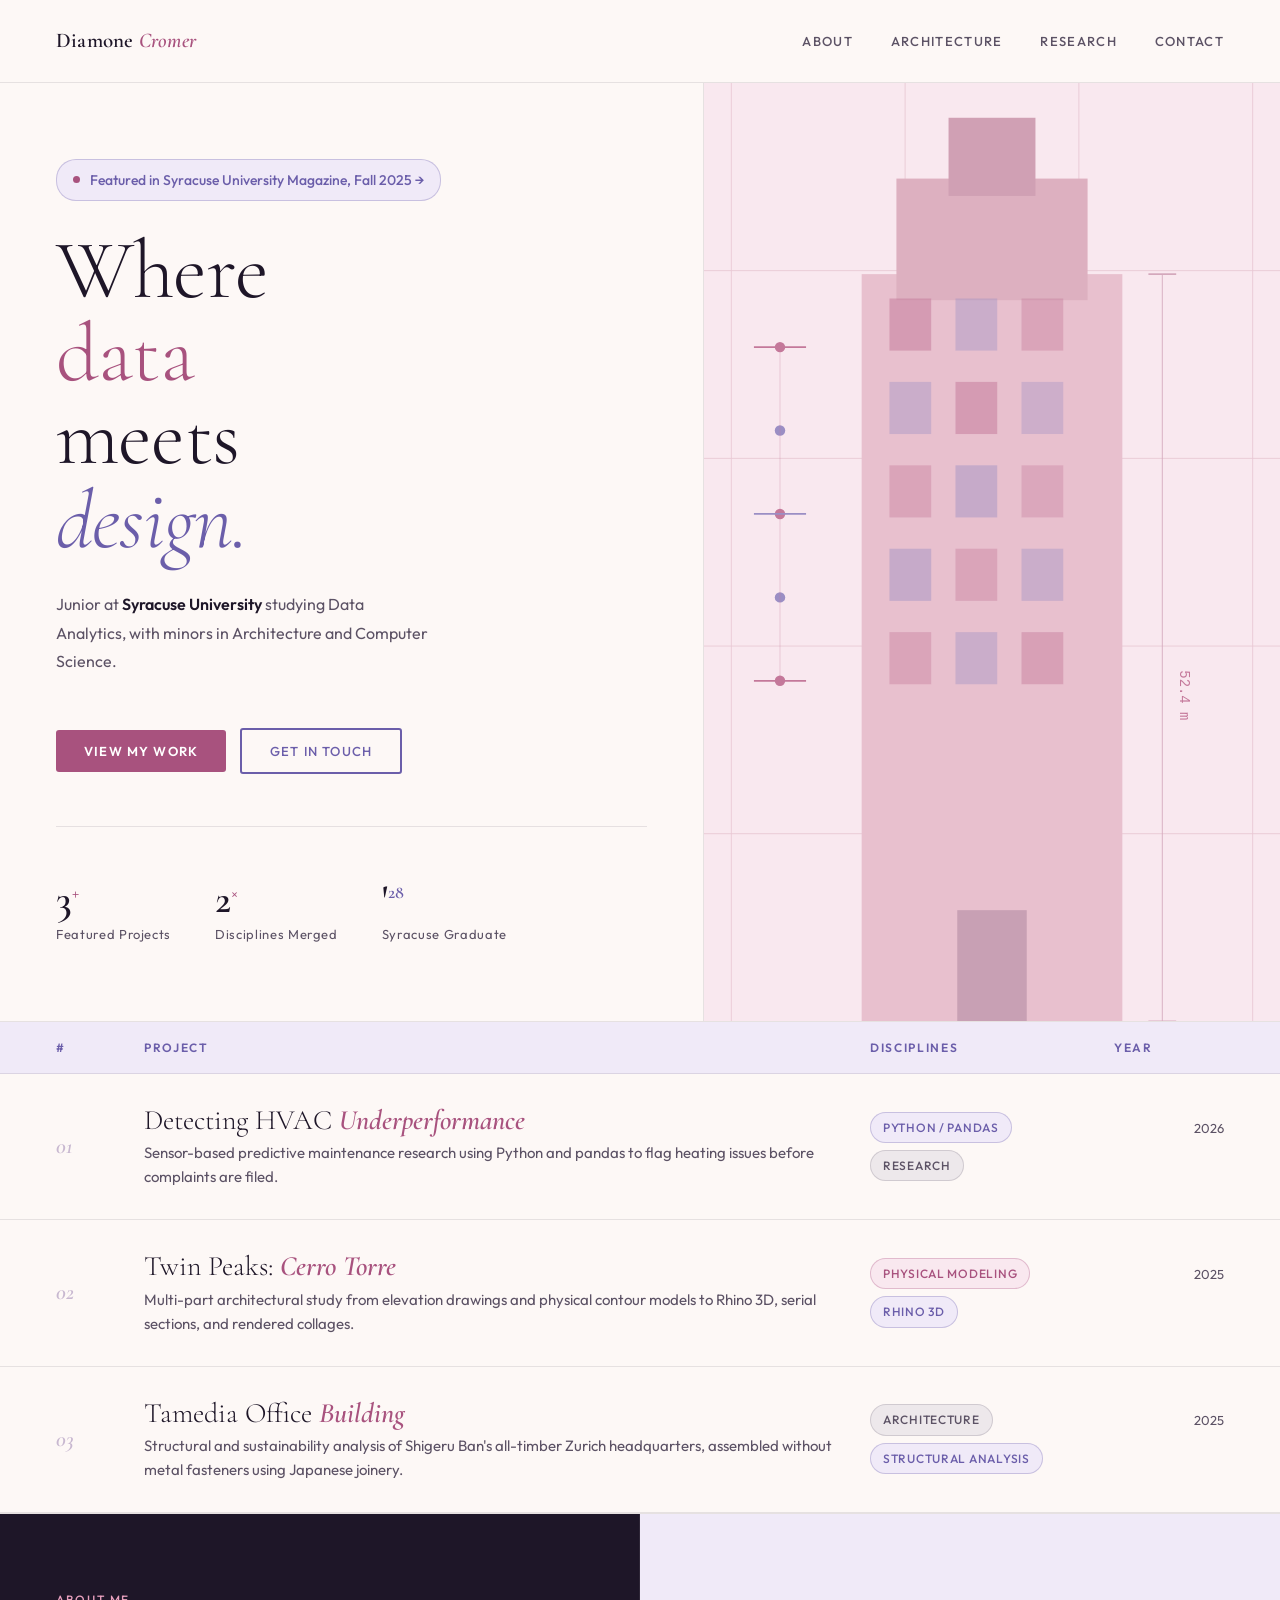
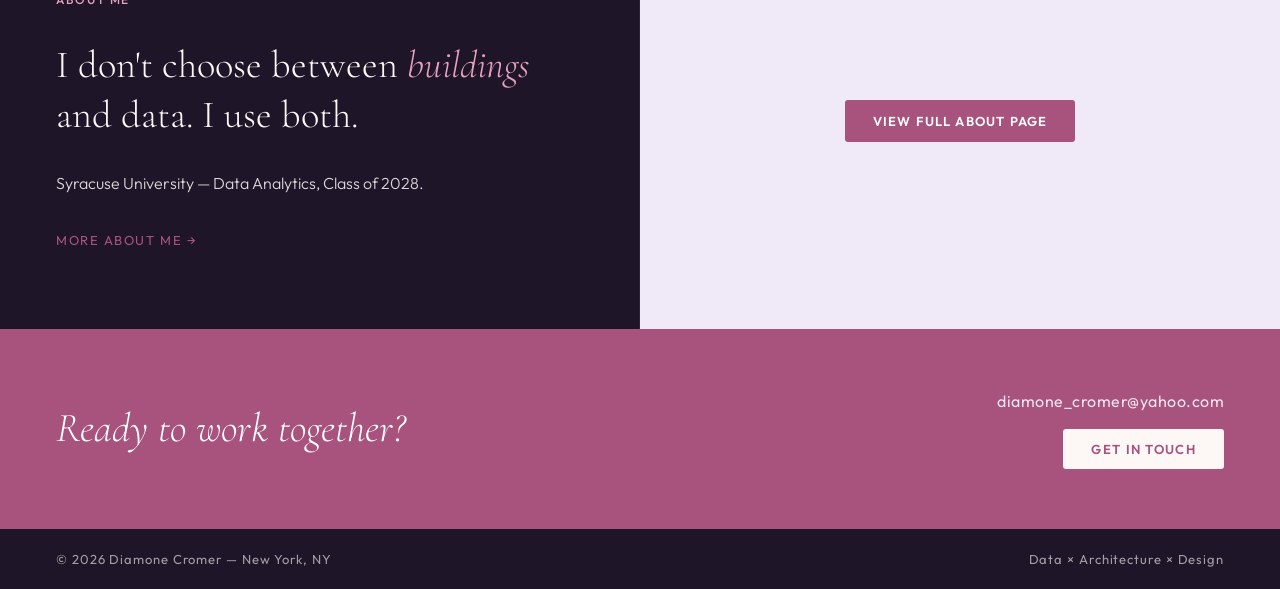
<file: index.html>
<!DOCTYPE html>
<html lang="en">
<head>
  <meta charset="UTF-8">
  <meta name="viewport" content="width=device-width, initial-scale=1.0">
  <title>Diamone Cromer</title>
  <link rel="preconnect" href="https://fonts.googleapis.com">
  <link href="https://fonts.googleapis.com/css2?family=Cormorant+Garamond:ital,wght@0,300;0,600;1,300;1,600&family=Outfit:wght@300;400;500&display=swap" rel="stylesheet">
  <link rel="stylesheet" href="styles.css">
</head>
<body>

  <!-- NAV -->
  <nav>
    <div class="logo">Diamone <em>Cromer</em></div>
    <ul class="nav-links">
      <li><a href="about.html">About</a></li>
      <!-- <li><a href="wrt307.html">WRT 307</a></li> -->
      <li><a href="architecture.html">Architecture</a></li>
      <li><a href="research.html">Research</a></li>
      <li><a href="contact.html">Contact</a></li>
    </ul>
  </nav>

  <!-- HERO -->
  <section class="hero">
    <div class="hero-l">
      <div>
        <a href="research.html#press" style="display:inline-flex;align-items:center;gap:10px;margin-bottom:28px;padding:9px 16px;background:var(--lav-bg);border:1px solid rgba(107,94,170,0.3);border-radius:20px;color:var(--lav);font-size:14px;font-weight:500;text-decoration:none;">
          <span style="width:7px;height:7px;border-radius:50%;background:var(--rose);flex-shrink:0;"></span>
          Featured in Syracuse University Magazine, Fall 2025 →
        </a>
        <h1 class="hero-h1">
          Where<br>
          <span class="c-rose">data</span><br>
          meets<br>
          <span class="c-lav">design.</span>
        </h1>
        <p class="hero-sub">
          Junior at <strong>Syracuse University</strong> studying Data Analytics,
          with minors in Architecture and Computer Science.
        </p>
        <div class="hero-actions">
          <a href="#work"><button class="btn-primary">View my work</button></a>
          <a href="contact.html"><button class="btn-ghost">Get in touch</button></a>
        </div>
      </div>
      <div class="hero-stats">
        <div>
          <div class="stat-num">3<sup>+</sup></div>
          <div class="stat-label">Featured Projects</div>
        </div>
        <div>
          <div class="stat-num">2<sup>×</sup></div>
          <div class="stat-label">Disciplines Merged</div>
        </div>
        <div>
          <div class="stat-num">'<sup style="color:var(--lav)">28</sup></div>
          <div class="stat-label">Syracuse Graduate</div>
        </div>
      </div>
    </div>

    <div class="hero-r">
      <div class="hero-visual">
        <svg class="hero-svg" viewBox="0 0 500 540" xmlns="http://www.w3.org/2000/svg" preserveAspectRatio="xMidYMid slice">
          <rect width="500" height="540" fill="#f9e8ef"/>
          <line x1="0" y1="108" x2="500" y2="108" stroke="#e8c8d4" stroke-width="0.5"/>
          <line x1="0" y1="216" x2="500" y2="216" stroke="#e8c8d4" stroke-width="0.5"/>
          <line x1="0" y1="324" x2="500" y2="324" stroke="#e8c8d4" stroke-width="0.5"/>
          <line x1="0" y1="432" x2="500" y2="432" stroke="#e8c8d4" stroke-width="0.5"/>
          <line x1="100" y1="0" x2="100" y2="540" stroke="#e8c8d4" stroke-width="0.5"/>
          <line x1="200" y1="0" x2="200" y2="540" stroke="#e8c8d4" stroke-width="0.5"/>
          <line x1="300" y1="0" x2="300" y2="540" stroke="#e8c8d4" stroke-width="0.5"/>
          <line x1="400" y1="0" x2="400" y2="540" stroke="#e8c8d4" stroke-width="0.5"/>
          <rect x="175" y="110" width="150" height="430" fill="#e8c0ce"/>
          <rect x="195" y="55" width="110" height="70" fill="#ddb0c0"/>
          <rect x="225" y="20" width="50" height="45" fill="#d0a0b4"/>
          <rect x="191" y="124" width="24" height="30" fill="#c4789a" opacity="0.5"/>
          <rect x="229" y="124" width="24" height="30" fill="#9b8ec4" opacity="0.4"/>
          <rect x="267" y="124" width="24" height="30" fill="#c4789a" opacity="0.4"/>
          <rect x="191" y="172" width="24" height="30" fill="#9b8ec4" opacity="0.4"/>
          <rect x="229" y="172" width="24" height="30" fill="#c4789a" opacity="0.5"/>
          <rect x="267" y="172" width="24" height="30" fill="#9b8ec4" opacity="0.35"/>
          <rect x="191" y="220" width="24" height="30" fill="#c4789a" opacity="0.4"/>
          <rect x="229" y="220" width="24" height="30" fill="#9b8ec4" opacity="0.45"/>
          <rect x="267" y="220" width="24" height="30" fill="#c4789a" opacity="0.35"/>
          <rect x="191" y="268" width="24" height="30" fill="#9b8ec4" opacity="0.45"/>
          <rect x="229" y="268" width="24" height="30" fill="#c4789a" opacity="0.4"/>
          <rect x="267" y="268" width="24" height="30" fill="#9b8ec4" opacity="0.4"/>
          <rect x="191" y="316" width="24" height="30" fill="#c4789a" opacity="0.4"/>
          <rect x="229" y="316" width="24" height="30" fill="#9b8ec4" opacity="0.4"/>
          <rect x="267" y="316" width="24" height="30" fill="#c4789a" opacity="0.45"/>
          <rect x="230" y="476" width="40" height="64" fill="#c8a0b4"/>
          <circle cx="128" cy="152" r="3" fill="#c4789a"/>
          <circle cx="128" cy="200" r="3" fill="#9b8ec4"/>
          <circle cx="128" cy="248" r="3" fill="#c4789a"/>
          <circle cx="128" cy="296" r="3" fill="#9b8ec4"/>
          <circle cx="128" cy="344" r="3" fill="#c4789a"/>
          <line x1="128" y1="152" x2="128" y2="344" stroke="#c4789a" stroke-width="0.5" opacity="0.35"/>
          <line x1="113" y1="152" x2="143" y2="152" stroke="#c4789a" stroke-width="1"/>
          <line x1="113" y1="248" x2="143" y2="248" stroke="#9b8ec4" stroke-width="1"/>
          <line x1="113" y1="344" x2="143" y2="344" stroke="#c4789a" stroke-width="1"/>
          <text x="52" y="155" font-family="monospace" font-size="8" fill="#c4789a">energy</text>
          <text x="40" y="251" font-family="monospace" font-size="8" fill="#9b8ec4">occupancy</text>
          <text x="62" y="347" font-family="monospace" font-size="8" fill="#c4789a">hvac</text>
          <line x1="348" y1="110" x2="348" y2="540" stroke="#d4a8bc" stroke-width="0.5"/>
          <line x1="340" y1="110" x2="356" y2="110" stroke="#d4a8bc" stroke-width="1"/>
          <line x1="340" y1="540" x2="356" y2="540" stroke="#d4a8bc" stroke-width="1"/>
          <text x="358" y="338" font-family="monospace" font-size="8" fill="#c4789a" transform="rotate(90,358,338)">52.4 m</text>
        </svg>
      </div>
    </div>
  </section>

  <!-- SELECTED WORKS -->
  <section id="work">
    <div class="works-header">
      <div class="col-h">#</div>
      <div class="col-h">Project</div>
      <div class="col-h">Disciplines</div>
      <div class="col-h">Year</div>
    </div>

    <!-- PROJECT 01 -->
    <a href="research.html" style="text-decoration:none;color:inherit;">
      <div class="work-row">
        <div class="row-num">01</div>
        <div>
          <div class="row-title">Detecting HVAC <em>Underperformance</em></div>
          <div class="row-desc">Sensor-based predictive maintenance research using Python and pandas to flag heating issues before complaints are filed.</div>
        </div>
        <div class="chips">
          <span class="chip chip-lav">Python / pandas</span>
          <span class="chip chip-neu">Research</span>
        </div>
        <div class="row-right">
          <span class="row-year">2026</span>
          <span class="row-arrow">→</span>
        </div>
      </div>
    </a>

    <!-- PROJECT 02 -->
    <a href="architecture.html" style="text-decoration:none;color:inherit;">
      <div class="work-row">
        <div class="row-num">02</div>
        <div>
          <div class="row-title">Twin Peaks: <em>Cerro Torre</em></div>
          <div class="row-desc">Multi-part architectural study from elevation drawings and physical contour models to Rhino 3D, serial sections, and rendered collages.</div>
        </div>
        <div class="chips">
          <span class="chip chip-rose">Physical Modeling</span>
          <span class="chip chip-lav">Rhino 3D</span>
        </div>
        <div class="row-right">
          <span class="row-year">2025</span>
          <span class="row-arrow">→</span>
        </div>
      </div>
    </a>

    <!-- PROJECT 03 -->
    <a href="architecture.html" style="text-decoration:none;color:inherit;">
      <div class="work-row">
        <div class="row-num">03</div>
        <div>
          <div class="row-title">Tamedia Office <em>Building</em></div>
          <div class="row-desc">Structural and sustainability analysis of Shigeru Ban's all-timber Zurich headquarters, assembled without metal fasteners using Japanese joinery.</div>
        </div>
        <div class="chips">
          <span class="chip chip-neu">Architecture</span>
          <span class="chip chip-lav">Structural Analysis</span>
        </div>
        <div class="row-right">
          <span class="row-year">2025</span>
          <span class="row-arrow">→</span>
        </div>
      </div>
    </a>
  </section>

  <!-- ABOUT TEASER -->
  <section class="about-grid" id="about">
    <div class="about-l">
      <div class="about-section-label">About Me</div>
      <div class="about-headline">
        I don't choose between <em>buildings</em> and data. I use both.
      </div>
      <div class="about-body">
        Syracuse University — Data Analytics, Class of 2028.
      </div>
      <a href="about.html" style="display:inline-block;margin-top:32px;font-size:13px;letter-spacing:0.12em;text-transform:uppercase;color:var(--rose);text-decoration:none;">More about me →</a>
    </div>
    <div class="about-r" style="display:flex;align-items:center;justify-content:center;">
      <a href="about.html" style="text-decoration:none;">
        <button class="btn-primary">View Full About Page</button>
      </a>
    </div>
  </section>

  <!-- CONTACT CTA -->
  <div class="cta-bar" id="contact">
    <div class="cta-text">Ready to work together?</div>
    <div class="cta-r">
      <div class="cta-email">diamone_cromer@yahoo.com</div>
      <a href="contact.html" style="text-decoration:none;">
        <button class="cta-btn">Get In Touch</button>
      </a>
    </div>
  </div>

  <footer>
    <span>© 2026 Diamone Cromer — New York, NY</span>
    <span>Data × Architecture × Design</span>
  </footer>

</body>
</html>
</file>
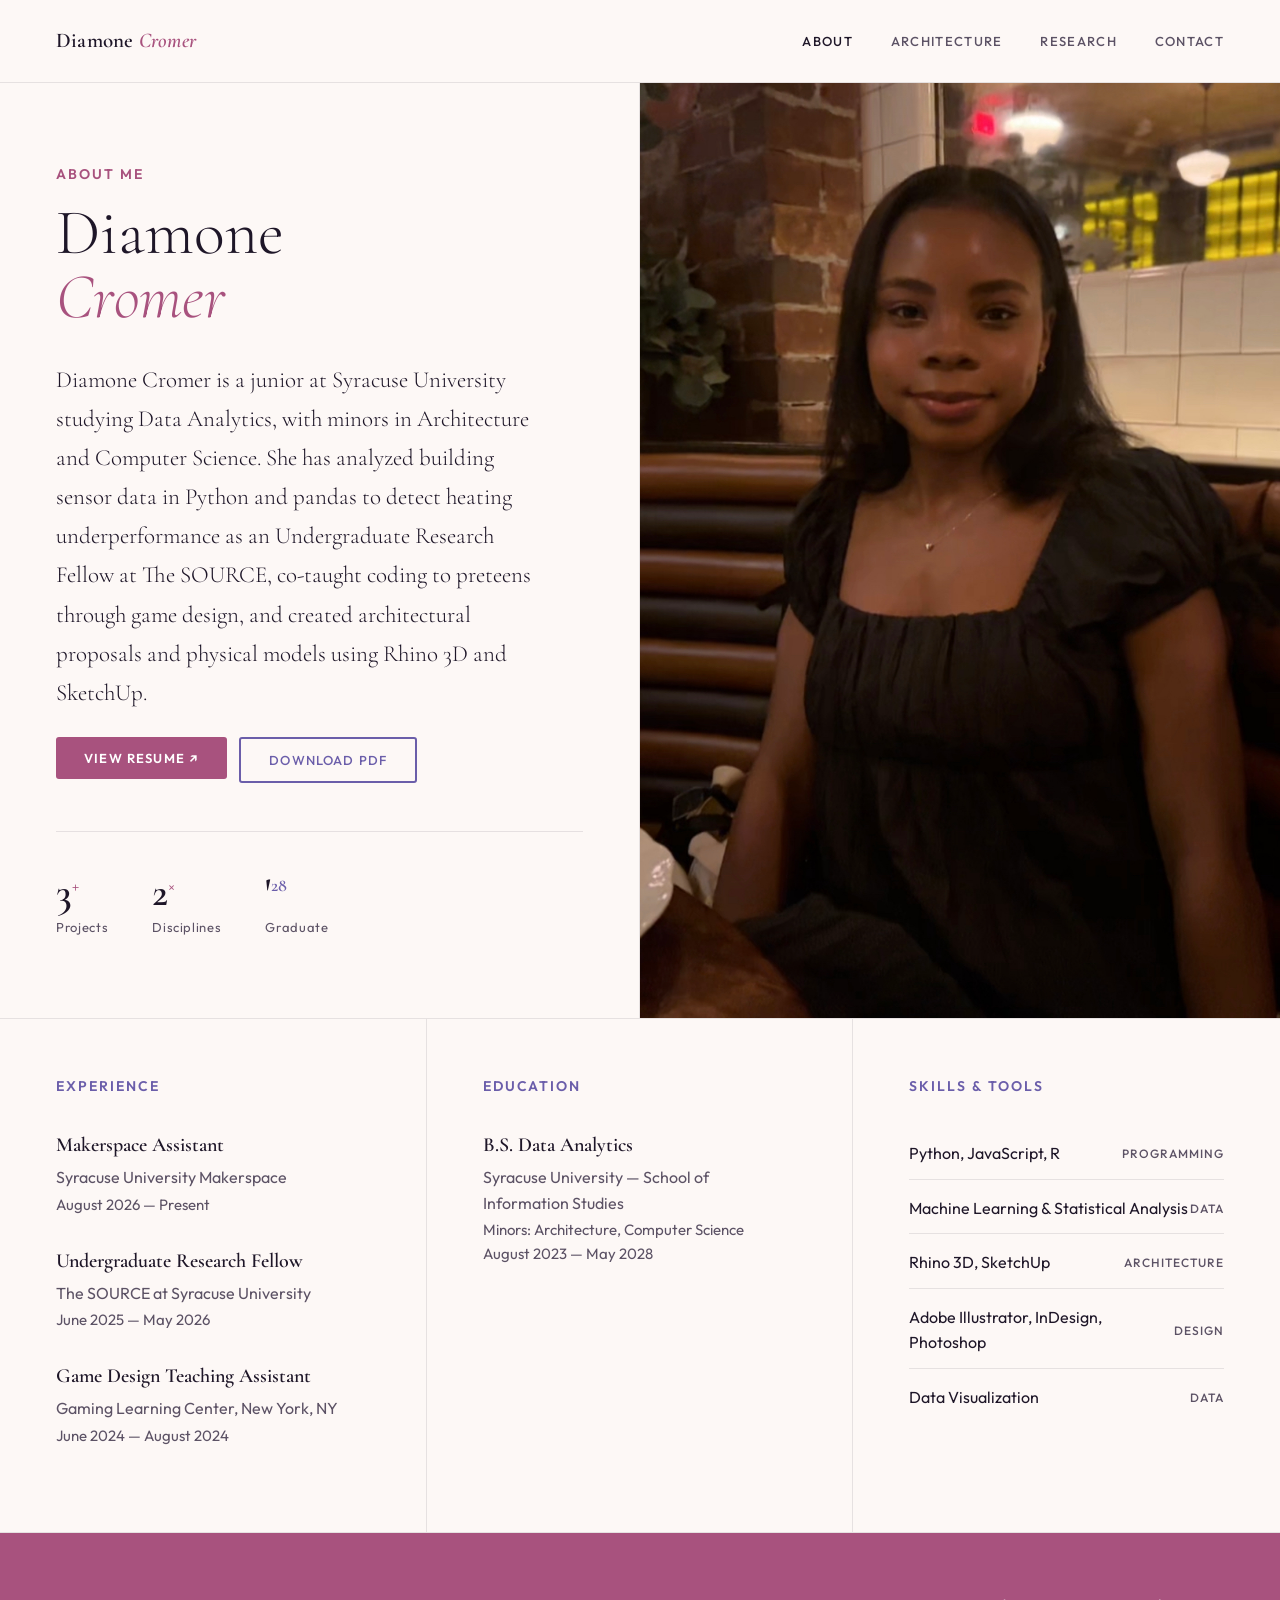
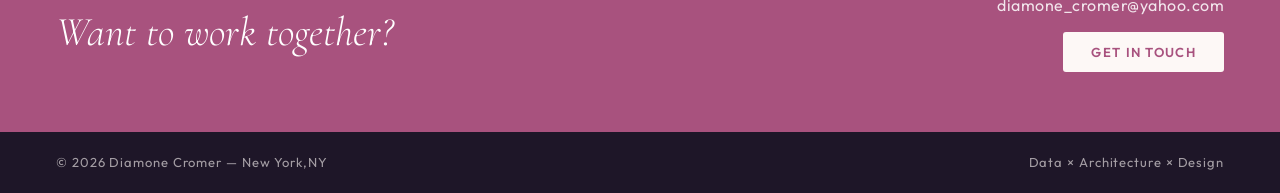
<file: about.html>
<!DOCTYPE html>
<html lang="en">
<head>
  <meta charset="UTF-8">
  <meta name="viewport" content="width=device-width, initial-scale=1.0">
  <title>About — Diamone Cromer</title>
  <link rel="preconnect" href="https://fonts.googleapis.com">
  <link href="https://fonts.googleapis.com/css2?family=Cormorant+Garamond:ital,wght@0,300;0,600;1,300;1,600&family=Outfit:wght@300;400;500&display=swap" rel="stylesheet">
  <link rel="stylesheet" href="styles.css">
  <style>
    .about-hero {
      display: grid;
      grid-template-columns: 1fr 1fr;
      min-height: 60vh;
      border-bottom: 1px solid var(--border);
    }
    .about-hero-l {
      padding: 80px 56px;
      border-right: 1px solid var(--border);
      display: flex;
      flex-direction: column;
      justify-content: space-between;
    }
    .page-eyebrow {
      font-size: 14px;
      letter-spacing: 0.14em;
      text-transform: uppercase;
      color: var(--rose);
      font-weight: 600;
      margin-bottom: 16px;
    }
    .page-title {
      font-family: var(--serif);
      font-size: clamp(48px, 5vw, 72px);
      font-weight: 300;
      line-height: 1.0;
      color: var(--ink);
      margin-bottom: 32px;
    }
    .page-title em { font-style: italic; color: var(--rose); }
    .about-bio {
      font-family: var(--serif);
      font-size: 23px;
      font-weight: 300;
      line-height: 1.7;
      color: var(--ink);
      max-width: 480px;
      margin-bottom: 24px;
    }
    .about-bio em { font-style: italic; color: var(--rose); }
    .about-bio-small {
      font-size: 17px;
      color: var(--muted);
      line-height: 1.85;
      max-width: 480px;
    }
    .about-hero-r {
      background: var(--rose-bg);
      display: flex;
      align-items: center;
      justify-content: center;
      position: relative;
      overflow: hidden;
    }
    .photo-placeholder {
      width: 220px;
      height: 280px;
      border: 1.5px dashed rgba(168,82,126,0.35);
      display: flex;
      flex-direction: column;
      align-items: center;
      justify-content: center;
      gap: 12px;
    }
    .photo-placeholder-icon { font-size: 32px; opacity: 0.3; }
    .photo-placeholder-label {
      font-size: 12px;
      letter-spacing: 0.1em;
      text-transform: uppercase;
      color: var(--rose);
      opacity: 0.6;
      text-align: center;
    }
    .about-details {
      display: grid;
      grid-template-columns: 1fr 1fr 1fr;
      border-bottom: 1px solid var(--border);
    }
    .detail-col {
      padding: 56px 56px;
      border-right: 1px solid var(--border);
    }
    .detail-col:last-child { border-right: none; }
    .detail-label {
      font-size: 14px;
      letter-spacing: 0.14em;
      text-transform: uppercase;
      color: var(--lav);
      font-weight: 600;
      margin-bottom: 32px;
    }
    .exp-item { margin-bottom: 28px; }
    .exp-title {
      font-family: var(--serif);
      font-size: 20px;
      font-weight: 600;
      margin-bottom: 4px;
      color: var(--ink);
    }
    .exp-where {
      font-size: 16px;
      color: var(--muted);
      font-weight: 400;
      margin-bottom: 2px;
    }
    .exp-when {
      font-size: 15px;
      color: var(--muted);
      margin-top: 2px;
      font-weight: 400;
    }
    .skills-list { display: flex; flex-direction: column; gap: 4px; }
    .skill-row {
      display: flex;
      justify-content: space-between;
      align-items: center;
      padding: 12px 0;
      border-bottom: 1px solid var(--border);
      font-size: 16px;
      color: var(--ink);
      font-weight: 400;
    }
    .skill-row:last-child { border-bottom: none; }
    .skill-tag {
      font-size: 12px;
      letter-spacing: 0.08em;
      text-transform: uppercase;
      color: var(--muted);
      font-weight: 500;
    }
    @media (max-width: 1024px) {
      .about-hero { grid-template-columns: 1fr; }
      .about-hero-l { border-right: none; border-bottom: 1px solid var(--border); padding: 52px 28px; }
      .about-details { grid-template-columns: 1fr; }
      .detail-col { border-right: none; border-bottom: 1px solid var(--border); padding: 40px 28px; }
      .detail-col:last-child { border-bottom: none; }
    }
  </style>
</head>
<body>

  <nav>
    <div class="logo"><a href="index.html" style="text-decoration:none;color:inherit">Diamone <em>Cromer</em></a></div>
    <ul class="nav-links">
      <li><a href="about.html" style="color:var(--ink)">About</a></li>
      <!-- <li><a href="wrt307.html">WRT 307</a></li> -->
      <li><a href="architecture.html">Architecture</a></li>
      <li><a href="research.html">Research</a></li>
      <li><a href="contact.html">Contact</a></li>
    </ul>
  </nav>

  <div class="about-hero">
    <div class="about-hero-l">
      <div>
        <div class="page-eyebrow">About Me</div>
        <h1 class="page-title">Diamone<br><em>Cromer</em></h1>

        <p class="about-bio">
          Diamone Cromer is a junior at Syracuse University studying Data Analytics, with minors in Architecture and Computer Science. She has analyzed building sensor data in Python and pandas to detect heating underperformance as an Undergraduate Research Fellow at The SOURCE, co-taught coding to preteens through game design, and created architectural proposals and physical models using Rhino 3D and SketchUp.
        </p>

        <div style="display:flex;gap:12px;flex-wrap:wrap;margin-top:8px;">
          <a href="Diamone-Cromer-Resume.pdf" target="_blank" style="text-decoration:none;"><button class="btn-primary">View Resume ↗</button></a>
          <a href="Diamone-Cromer-Resume.pdf" download style="text-decoration:none;"><button class="btn-ghost">Download PDF</button></a>
        </div>

      </div>

      <div class="hero-stats" style="margin-top:48px;padding-top:40px">
        <div>
          <div class="stat-num">3<sup>+</sup></div>
          <div class="stat-label">Projects</div>
        </div>
        <div>
          <div class="stat-num">2<sup>×</sup></div>
          <div class="stat-label">Disciplines</div>
        </div>
        <div>
          <div class="stat-num">'<sup style="color:var(--lav)">28</sup></div>
          <div class="stat-label">Graduate</div>
        </div>
      </div>
    </div>

    <div class="about-hero-r">
      <img src="IMG_0973.jpg" alt="Diamone Cromer" style="width:100%;height:100%;object-fit:cover;position:absolute;inset:0">
    </div>
  </div>

  <div class="about-details">

    <!-- EXPERIENCE -->
    <div class="detail-col">
      <div class="detail-label">Experience</div>
      <div class="exp-item">
        <div class="exp-title">Makerspace Assistant</div>
        <div class="exp-where">Syracuse University Makerspace</div>
        <div class="exp-when">August 2026 — Present</div>
      </div>
      <div class="exp-item">
        <div class="exp-title">Undergraduate Research Fellow</div>
        <div class="exp-where">The SOURCE at Syracuse University</div>
        <div class="exp-when">June 2025 — May 2026</div>
      </div>
      <div class="exp-item">
        <div class="exp-title">Game Design Teaching Assistant</div>
        <div class="exp-where">Gaming Learning Center, New York, NY</div>
        <div class="exp-when">June 2024 — August 2024</div>
      </div>
    </div>

    <!-- EDUCATION -->
    <div class="detail-col">
      <div class="detail-label">Education</div>
      <div class="exp-item">
        <div class="exp-title">B.S. Data Analytics</div>
        <div class="exp-where">Syracuse University — School of Information Studies</div>
        <div class="exp-when">
          Minors: Architecture, Computer Science<br>
          August 2023 — May 2028
        </div>
      </div>
    </div>

    <!-- SKILLS -->
    <div class="detail-col">
      <div class="detail-label">Skills &amp; Tools</div>
      <div class="skills-list">
        <div class="skill-row">
          <span>Python, JavaScript, R</span>
          <span class="skill-tag">Programming</span>
        </div>
        <div class="skill-row">
          <span>Machine Learning & Statistical Analysis</span>
          <span class="skill-tag">Data</span>
        </div>
        <div class="skill-row">
          <span>Rhino 3D, SketchUp</span>
          <span class="skill-tag">Architecture</span>
        </div>
        <div class="skill-row">
          <span>Adobe Illustrator, InDesign, Photoshop</span>
          <span class="skill-tag">Design</span>
        </div>
        <div class="skill-row">
          <span>Data Visualization</span>
          <span class="skill-tag">Data</span>
        </div>
      </div>
    </div>

  </div>

  <div class="cta-bar">
    <div class="cta-text">Want to work together?</div>
    <div class="cta-r">
      <div class="cta-email">diamone_cromer@yahoo.com</div>
      <a href="contact.html" style="text-decoration:none;"><button class="cta-btn">Get In Touch</button></a>
    </div>
  </div>

  <footer>
    <span>© 2026 Diamone Cromer — New York,NY</span>
    <span>Data × Architecture × Design</span>
  </footer>

</body>
</html>
</file>
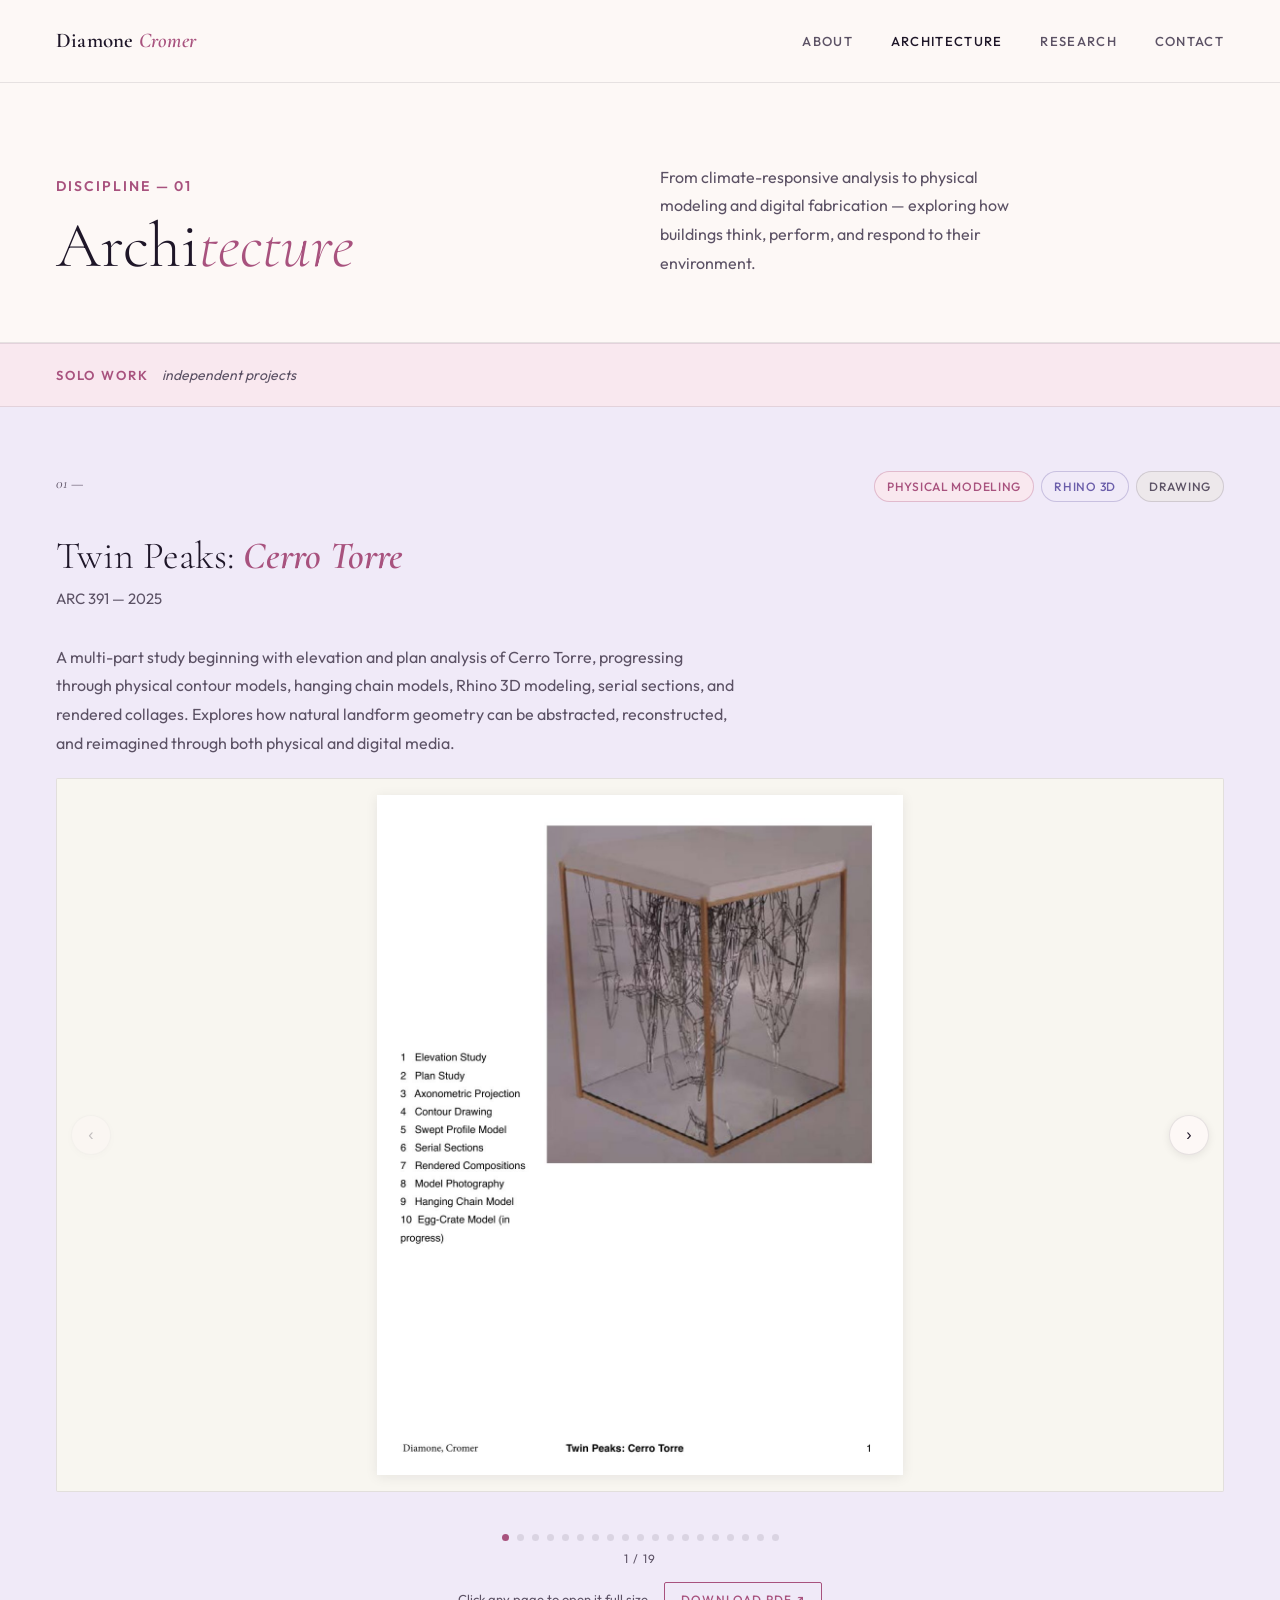
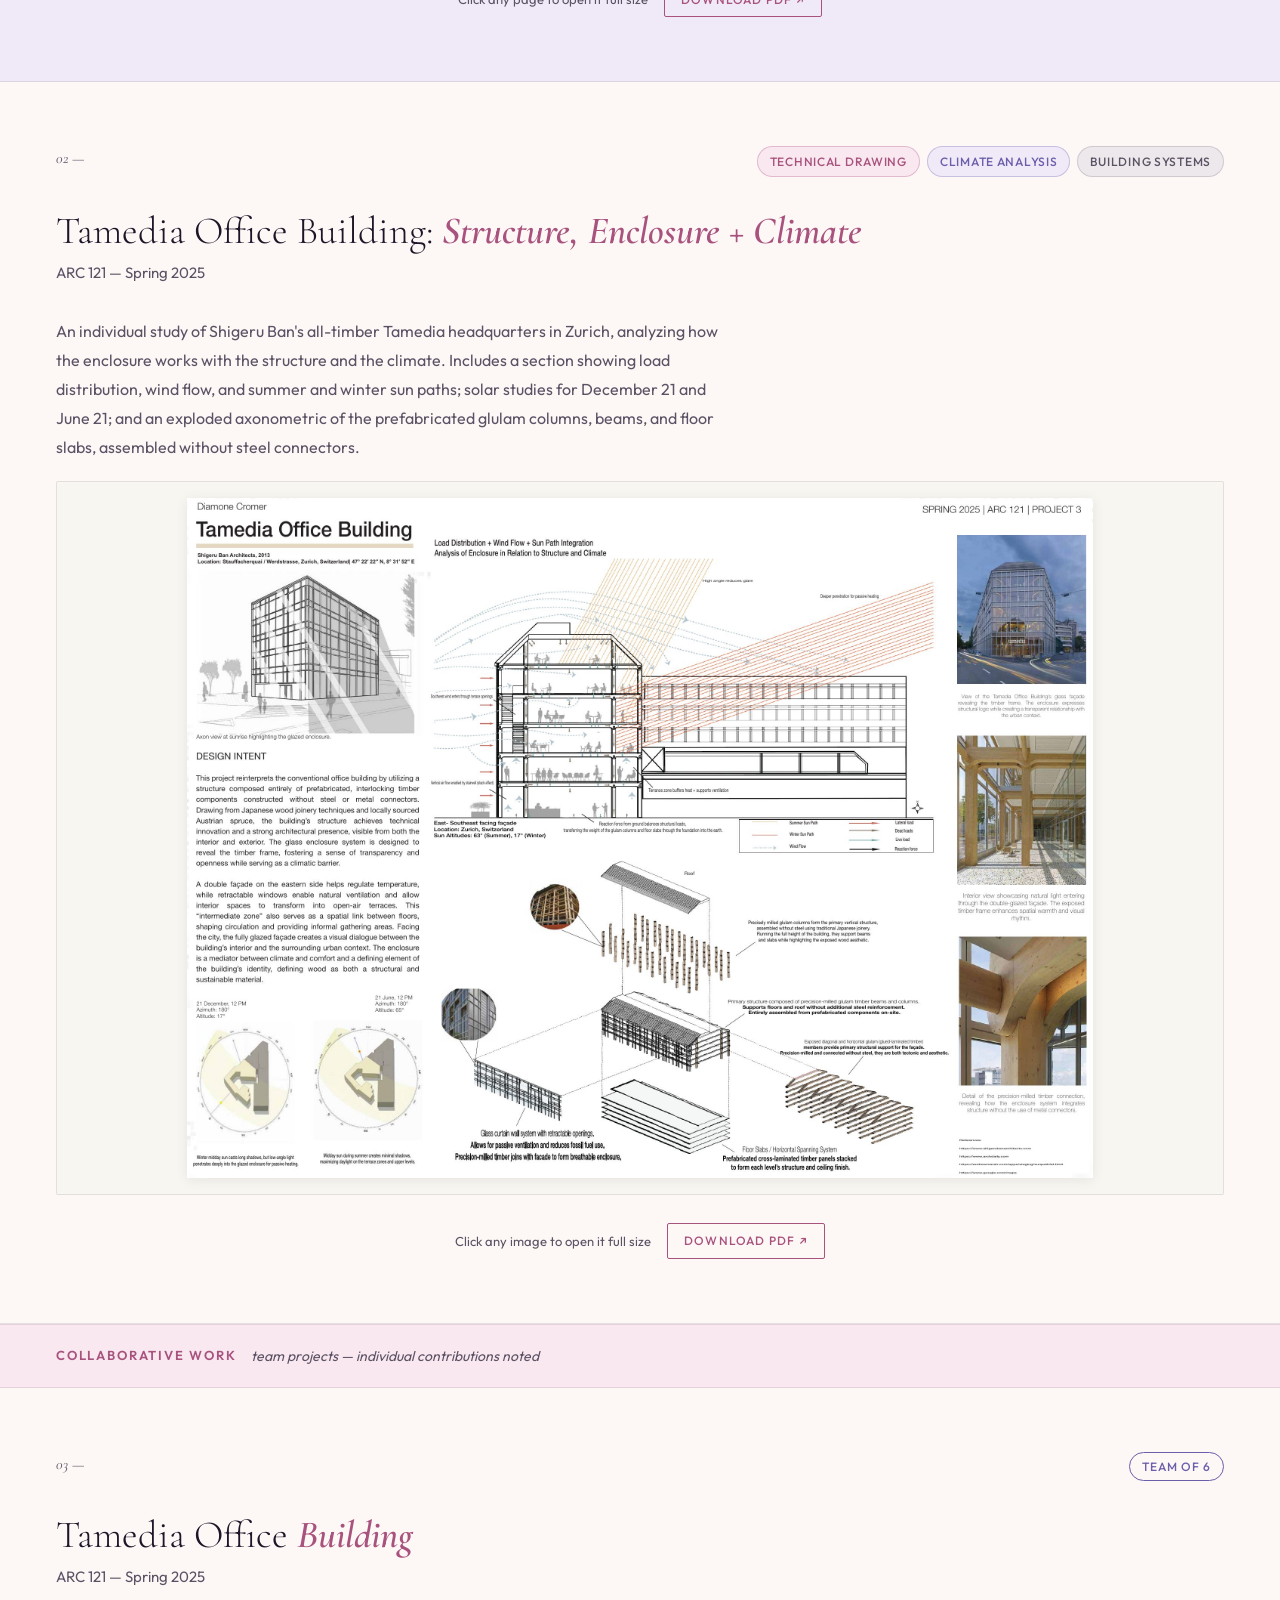
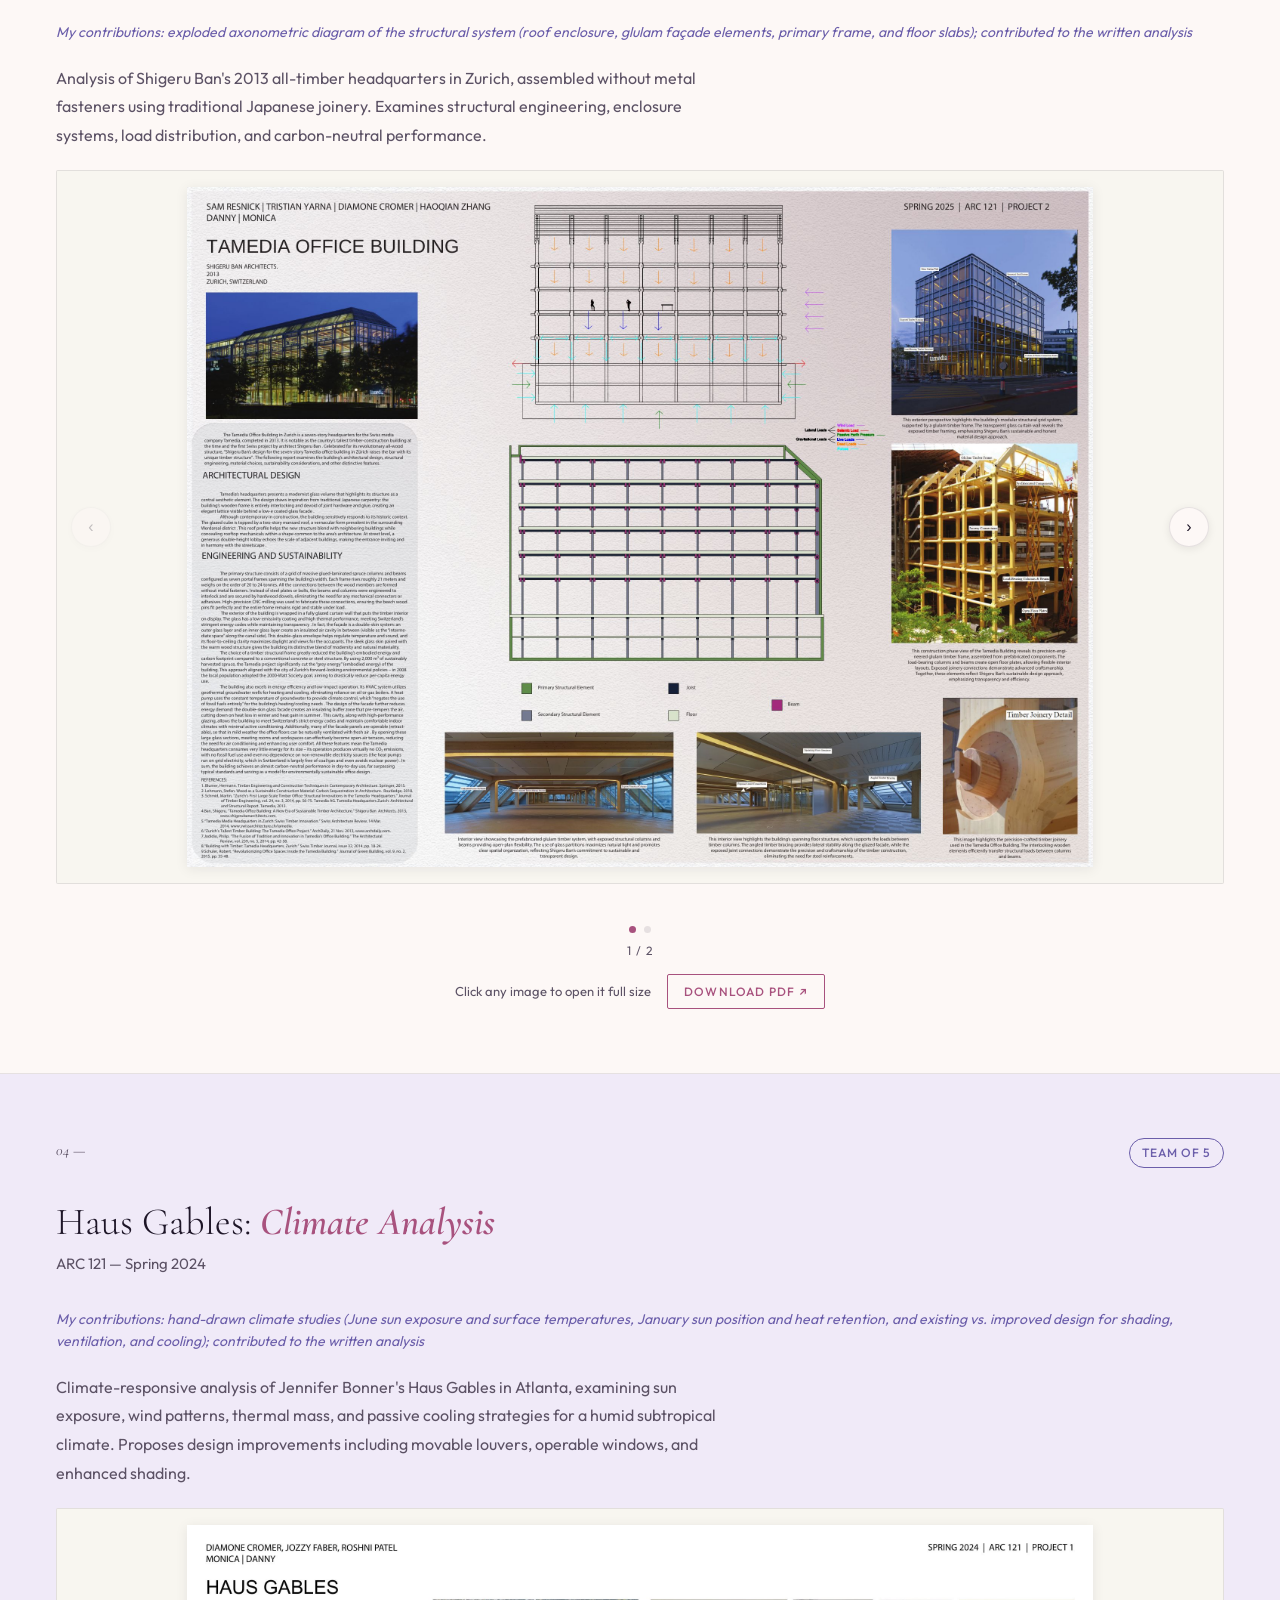
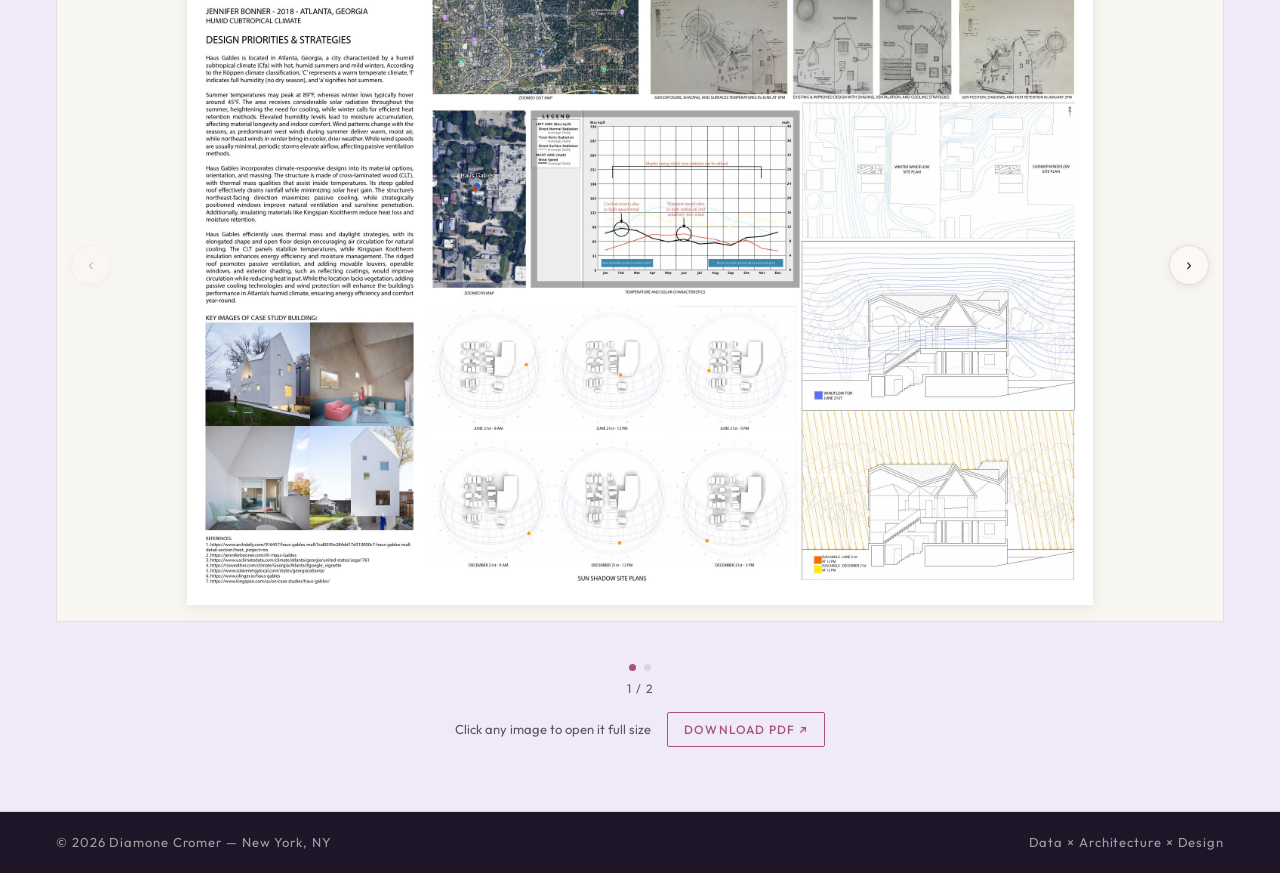
<file: architecture.html>
<!DOCTYPE html>
<html lang="en">
<head>
  <meta charset="UTF-8">
  <meta name="viewport" content="width=device-width, initial-scale=1.0">
  <title>Architecture — Diamone Cromer</title>
  <link rel="preconnect" href="https://fonts.googleapis.com">
  <link href="https://fonts.googleapis.com/css2?family=Cormorant+Garamond:ital,wght@0,300;0,600;1,300;1,600&family=Outfit:wght@300;400;500&display=swap" rel="stylesheet">
  <link rel="stylesheet" href="styles.css">
  <style>
    .page-header {
      padding: 80px 56px 64px;
      border-bottom: 1px solid var(--border);
      display: grid;
      grid-template-columns: 1fr 1fr;
      gap: 40px;
      align-items: end;
    }
    .page-eyebrow {
      font-size: 14px;
      letter-spacing: 0.14em;
      text-transform: uppercase;
      color: var(--rose);
      font-weight: 600;
      margin-bottom: 16px;
    }
    .page-title {
      font-family: var(--serif);
      font-size: clamp(48px, 5vw, 72px);
      font-weight: 300;
      line-height: 1.0;
      color: var(--ink);
    }
    .page-title em { font-style: italic; color: var(--rose); }
    .page-desc {
      font-size: 16px;
      color: var(--muted);
      line-height: 1.8;
      max-width: 380px;
      align-self: end;
    }

    /* ── PROJECT BLOCK ── */
    .project-block {
      border-bottom: 1px solid var(--border);
      padding: 64px 56px;
    }

    .project-block:nth-child(even) {
      background: var(--lav-bg);
    }

    .project-meta-row {
      display: flex;
      justify-content: space-between;
      align-items: flex-start;
      margin-bottom: 32px;
      flex-wrap: wrap;
      gap: 16px;
    }

    .project-num {
      font-family: var(--serif);
      font-size: 15px;
      font-style: italic;
      color: var(--muted);
    }

    .project-collab-tag {
      font-size: 12px;
      letter-spacing: 0.08em;
      text-transform: uppercase;
      color: var(--lav);
      border: 1px solid var(--lav);
      padding: 4px 12px;
      border-radius: 20px;
      font-weight: 500;
    }

    .project-title {
      font-family: var(--serif);
      font-size: clamp(28px, 3vw, 40px);
      font-weight: 300;
      line-height: 1.15;
      color: var(--ink);
      margin-bottom: 8px;
    }
    .project-title em { font-style: italic; color: var(--rose); font-weight: 600; }

    .project-subtitle {
      font-size: 15px;
      color: var(--muted);
      margin-bottom: 32px;
    }

    /* ── PDF VIEWER / SWIPER ── */
    .pdf-swiper {
      position: relative;
      width: 100%;
      margin-bottom: 28px;
      border: 1px solid var(--border);
      background: #f8f6f0;
      overflow: hidden;
      border-radius: 2px;
    }

    .pdf-slides {
      display: flex;
      transition: transform 0.35s ease;
      will-change: transform;
    }

    .pdf-slide {
      min-width: 100%;
      position: relative;
    }

    .pdf-slide iframe {
      width: 100%;
      height: 580px;
      border: none;
      display: block;
    }

    /* nav arrows */
    .swiper-btn {
      position: absolute;
      top: 50%;
      transform: translateY(-50%);
      background: var(--white);
      border: 1px solid var(--border);
      color: var(--ink);
      width: 40px;
      height: 40px;
      border-radius: 50%;
      font-size: 16px;
      cursor: pointer;
      z-index: 10;
      display: flex;
      align-items: center;
      justify-content: center;
      transition: background 0.2s;
      box-shadow: 0 2px 8px rgba(0,0,0,0.08);
    }
    .swiper-btn:hover { background: var(--rose); color: #fff; border-color: var(--rose); }
    .swiper-btn.prev { left: 14px; }
    .swiper-btn.next { right: 14px; }
    .swiper-btn:disabled { opacity: 0.25; cursor: default; }
    .swiper-btn:disabled:hover { background: var(--white); color: var(--ink); border-color: var(--border); }

    /* dots */
    .swiper-dots {
      display: flex;
      justify-content: center;
      gap: 8px;
      padding: 14px 0 0;
    }
    .swiper-dot {
      width: 7px;
      height: 7px;
      border-radius: 50%;
      background: var(--border);
      border: none;
      cursor: pointer;
      padding: 0;
      transition: background 0.2s;
    }
    .swiper-dot.active { background: var(--rose); }

    /* page counter */
    .swiper-counter {
      text-align: center;
      font-size: 12px;
      color: var(--muted);
      letter-spacing: 0.08em;
      margin-top: 8px;
    }


    /* image boards */
    .board-slide {
      display: flex;
      justify-content: center;
      align-items: center;
      background: #f8f6f0;
      padding: 16px;
    }
    .board-slide a { display: block; cursor: zoom-in; }
    .board-slide img {
      display: block;
      max-width: 100%;
      max-height: 680px;
      width: auto;
      height: auto;
      box-shadow: 0 2px 12px rgba(30,22,40,0.08);
    }
    .swiper-dots { flex-wrap: wrap; }
    .dl-row {
      display: flex;
      justify-content: center;
      align-items: center;
      gap: 16px;
      flex-wrap: wrap;
      margin-top: 14px;
      font-size: 13px;
      color: var(--muted);
    }
    .dl-btn {
      font-size: 12px;
      letter-spacing: 0.1em;
      text-transform: uppercase;
      color: var(--rose);
      text-decoration: none;
      font-weight: 500;
      border: 1px solid var(--rose);
      padding: 7px 16px;
      border-radius: 2px;
      transition: all 0.2s;
    }
    .dl-btn:hover { background: var(--rose); color: #fff; }


    .project-desc {
      font-size: 16px;
      color: var(--muted);
      line-height: 1.8;
      max-width: 680px;
      margin-bottom: 20px;
    }

    .project-collab-note {
      font-size: 14px;
      color: var(--lav);
      font-style: italic;
      margin-bottom: 20px;
    }

    .section-label {
      padding: 20px 56px;
      background: var(--rose-bg);
      border-top: 1px solid var(--border);
      border-bottom: 1px solid var(--border);
      display: flex;
      gap: 14px;
      align-items: center;
    }
    .section-label strong {
      font-size: 13px;
      letter-spacing: 0.14em;
      text-transform: uppercase;
      color: var(--rose);
      font-weight: 600;
    }
    .section-label span {
      font-size: 14px;
      color: var(--muted);
      font-style: italic;
    }

    @media (max-width: 1024px) {
      .page-header { grid-template-columns: 1fr; padding: 52px 28px; }
      .project-block { padding: 48px 28px; }
      .section-label { padding: 18px 28px; }
      .pdf-slide iframe { height: 420px; }
      .board-slide img { max-height: 460px; }
    }

    @media (max-width: 640px) {
      .project-block { padding: 36px 20px; }
      .pdf-slide iframe { height: 300px; }
      .board-slide { padding: 8px; }
      .board-slide img { max-height: 320px; }
    }
  </style>
</head>
<body>

  <nav>
    <div class="logo"><a href="index.html" style="text-decoration:none;color:inherit">Diamone <em>Cromer</em></a></div>
    <ul class="nav-links">
      <li><a href="about.html">About</a></li>
      <!-- <li><a href="wrt307.html">WRT 307</a></li> -->
      <li><a href="architecture.html" style="color:var(--ink)">Architecture</a></li>
      <li><a href="research.html">Research</a></li>
      <li><a href="contact.html">Contact</a></li>
    </ul>
  </nav>

  <div class="page-header">
    <div>
      <div class="page-eyebrow">Discipline — 01</div>
      <h1 class="page-title">Archi<em>tecture</em></h1>
    </div>
    <p class="page-desc">
      From climate-responsive analysis to physical modeling and digital fabrication — exploring how buildings think, perform, and respond to their environment.
    </p>
  </div>

  <!-- SOLO WORK -->
  <div class="section-label">
    <strong>Solo Work</strong>
    <span>independent projects</span>
  </div>

  <!-- PROJECT 01 — Twin Peaks -->
  <div class="project-block">
    <div class="project-meta-row">
      <span class="project-num">01 —</span>
      <div class="chips">
        <span class="chip chip-rose">Physical Modeling</span>
        <span class="chip chip-lav">Rhino 3D</span>
        <span class="chip chip-neu">Drawing</span>
      </div>
    </div>
    <div class="project-title">Twin Peaks: <em>Cerro Torre</em></div>
    <div class="project-subtitle">ARC 391 — 2025</div>
    <div class="project-desc">
      A multi-part study beginning with elevation and plan analysis of Cerro Torre, progressing through physical contour models, hanging chain models, Rhino 3D modeling, serial sections, and rendered collages. Explores how natural landform geometry can be abstracted, reconstructed, and reimagined through both physical and digital media.
    </div>

    <div class="pdf-swiper" id="swiper-1">
      <div class="pdf-slides" id="slides-1">
          <div class="pdf-slide board-slide"><a href="ARC391-Portfolio_Template-p1.jpg" target="_blank"><img src="ARC391-Portfolio_Template-p1.jpg" alt="Twin Peaks: Cerro Torre portfolio page 1"></a></div>
          <div class="pdf-slide board-slide"><a href="ARC391-Portfolio_Template-p2.jpg" target="_blank"><img src="ARC391-Portfolio_Template-p2.jpg" alt="Twin Peaks: Cerro Torre portfolio page 2" loading="lazy"></a></div>
          <div class="pdf-slide board-slide"><a href="ARC391-Portfolio_Template-p3.jpg" target="_blank"><img src="ARC391-Portfolio_Template-p3.jpg" alt="Twin Peaks: Cerro Torre portfolio page 3" loading="lazy"></a></div>
          <div class="pdf-slide board-slide"><a href="ARC391-Portfolio_Template-p4.jpg" target="_blank"><img src="ARC391-Portfolio_Template-p4.jpg" alt="Twin Peaks: Cerro Torre portfolio page 4" loading="lazy"></a></div>
          <div class="pdf-slide board-slide"><a href="ARC391-Portfolio_Template-p5.jpg" target="_blank"><img src="ARC391-Portfolio_Template-p5.jpg" alt="Twin Peaks: Cerro Torre portfolio page 5" loading="lazy"></a></div>
          <div class="pdf-slide board-slide"><a href="ARC391-Portfolio_Template-p6.jpg" target="_blank"><img src="ARC391-Portfolio_Template-p6.jpg" alt="Twin Peaks: Cerro Torre portfolio page 6" loading="lazy"></a></div>
          <div class="pdf-slide board-slide"><a href="ARC391-Portfolio_Template-p7.jpg" target="_blank"><img src="ARC391-Portfolio_Template-p7.jpg" alt="Twin Peaks: Cerro Torre portfolio page 7" loading="lazy"></a></div>
          <div class="pdf-slide board-slide"><a href="ARC391-Portfolio_Template-p8.jpg" target="_blank"><img src="ARC391-Portfolio_Template-p8.jpg" alt="Twin Peaks: Cerro Torre portfolio page 8" loading="lazy"></a></div>
          <div class="pdf-slide board-slide"><a href="ARC391-Portfolio_Template-p9.jpg" target="_blank"><img src="ARC391-Portfolio_Template-p9.jpg" alt="Twin Peaks: Cerro Torre portfolio page 9" loading="lazy"></a></div>
          <div class="pdf-slide board-slide"><a href="ARC391-Portfolio_Template-p10.jpg" target="_blank"><img src="ARC391-Portfolio_Template-p10.jpg" alt="Twin Peaks: Cerro Torre portfolio page 10" loading="lazy"></a></div>
          <div class="pdf-slide board-slide"><a href="ARC391-Portfolio_Template-p11.jpg" target="_blank"><img src="ARC391-Portfolio_Template-p11.jpg" alt="Twin Peaks: Cerro Torre portfolio page 11" loading="lazy"></a></div>
          <div class="pdf-slide board-slide"><a href="ARC391-Portfolio_Template-p12.jpg" target="_blank"><img src="ARC391-Portfolio_Template-p12.jpg" alt="Twin Peaks: Cerro Torre portfolio page 12" loading="lazy"></a></div>
          <div class="pdf-slide board-slide"><a href="ARC391-Portfolio_Template-p13.jpg" target="_blank"><img src="ARC391-Portfolio_Template-p13.jpg" alt="Twin Peaks: Cerro Torre portfolio page 13" loading="lazy"></a></div>
          <div class="pdf-slide board-slide"><a href="ARC391-Portfolio_Template-p14.jpg" target="_blank"><img src="ARC391-Portfolio_Template-p14.jpg" alt="Twin Peaks: Cerro Torre portfolio page 14" loading="lazy"></a></div>
          <div class="pdf-slide board-slide"><a href="ARC391-Portfolio_Template-p15.jpg" target="_blank"><img src="ARC391-Portfolio_Template-p15.jpg" alt="Twin Peaks: Cerro Torre portfolio page 15" loading="lazy"></a></div>
          <div class="pdf-slide board-slide"><a href="ARC391-Portfolio_Template-p16.jpg" target="_blank"><img src="ARC391-Portfolio_Template-p16.jpg" alt="Twin Peaks: Cerro Torre portfolio page 16" loading="lazy"></a></div>
          <div class="pdf-slide board-slide"><a href="ARC391-Portfolio_Template-p17.jpg" target="_blank"><img src="ARC391-Portfolio_Template-p17.jpg" alt="Twin Peaks: Cerro Torre portfolio page 17" loading="lazy"></a></div>
          <div class="pdf-slide board-slide"><a href="ARC391-Portfolio_Template-p18.jpg" target="_blank"><img src="ARC391-Portfolio_Template-p18.jpg" alt="Twin Peaks: Cerro Torre portfolio page 18" loading="lazy"></a></div>
          <div class="pdf-slide board-slide"><a href="ARC391-Portfolio_Template-p19.jpg" target="_blank"><img src="ARC391-Portfolio_Template-p19.jpg" alt="Twin Peaks: Cerro Torre portfolio page 19" loading="lazy"></a></div>
        </div>
      <button class="swiper-btn prev" onclick="slide('swiper-1', -1)" id="prev-1">‹</button>
      <button class="swiper-btn next" onclick="slide('swiper-1', 1)" id="next-1">›</button>
    </div>
    <div class="swiper-dots" id="dots-1">
      <button class="swiper-dot active" onclick="goTo('swiper-1', 0)"></button>
      <button class="swiper-dot" onclick="goTo('swiper-1', 1)"></button>
      <button class="swiper-dot" onclick="goTo('swiper-1', 2)"></button>
      <button class="swiper-dot" onclick="goTo('swiper-1', 3)"></button>
      <button class="swiper-dot" onclick="goTo('swiper-1', 4)"></button>
      <button class="swiper-dot" onclick="goTo('swiper-1', 5)"></button>
      <button class="swiper-dot" onclick="goTo('swiper-1', 6)"></button>
      <button class="swiper-dot" onclick="goTo('swiper-1', 7)"></button>
      <button class="swiper-dot" onclick="goTo('swiper-1', 8)"></button>
      <button class="swiper-dot" onclick="goTo('swiper-1', 9)"></button>
      <button class="swiper-dot" onclick="goTo('swiper-1', 10)"></button>
      <button class="swiper-dot" onclick="goTo('swiper-1', 11)"></button>
      <button class="swiper-dot" onclick="goTo('swiper-1', 12)"></button>
      <button class="swiper-dot" onclick="goTo('swiper-1', 13)"></button>
      <button class="swiper-dot" onclick="goTo('swiper-1', 14)"></button>
      <button class="swiper-dot" onclick="goTo('swiper-1', 15)"></button>
      <button class="swiper-dot" onclick="goTo('swiper-1', 16)"></button>
      <button class="swiper-dot" onclick="goTo('swiper-1', 17)"></button>
      <button class="swiper-dot" onclick="goTo('swiper-1', 18)"></button>
    </div>
    <div class="swiper-counter" id="counter-1">1 / 19</div>
    <div class="dl-row"><span>Click any page to open it full size</span><a class="dl-btn" href="ARC391-Portfolio_Template.pdf" target="_blank">Download PDF ↗</a></div>
  </div>

  <!-- PROJECT 02 — Tamedia (solo) -->
  <div class="project-block">
    <div class="project-meta-row">
      <span class="project-num">02 —</span>
      <div class="chips">
        <span class="chip chip-rose">Technical Drawing</span>
        <span class="chip chip-lav">Climate Analysis</span>
        <span class="chip chip-neu">Building Systems</span>
      </div>
    </div>
    <div class="project-title">Tamedia Office Building: <em>Structure, Enclosure + Climate</em></div>
    <div class="project-subtitle">ARC 121 — Spring 2025</div>
    <div class="project-desc">
      An individual study of Shigeru Ban's all-timber Tamedia headquarters in Zurich, analyzing how the enclosure works with the structure and the climate. Includes a section showing load distribution, wind flow, and summer and winter sun paths; solar studies for December 21 and June 21; and an exploded axonometric of the prefabricated glulam columns, beams, and floor slabs, assembled without steel connectors.
    </div>

    <div class="pdf-swiper" id="swiper-2">
      <div class="pdf-slides" id="slides-2">
          <div class="pdf-slide board-slide"><a href="25S-ARC121-01-P3-dccromer-p1.jpg" target="_blank"><img src="25S-ARC121-01-P3-dccromer-p1.jpg" alt="Tamedia Office Building individual analysis board"></a></div>
      </div>
      <button class="swiper-btn prev" onclick="slide('swiper-2', -1)" id="prev-2">‹</button>
      <button class="swiper-btn next" onclick="slide('swiper-2', 1)" id="next-2">›</button>
    </div>
    <div class="swiper-dots" id="dots-2">
      <button class="swiper-dot active" onclick="goTo('swiper-2', 0)"></button>
    </div>
    <div class="swiper-counter" id="counter-2">1 / 1</div>
    <div class="dl-row"><span>Click any image to open it full size</span><a class="dl-btn" href="25S-ARC121-01-P3-dccromer.pdf" target="_blank">Download PDF ↗</a></div>
  </div>

  <!-- COLLABORATIVE -->
  <div class="section-label">
    <strong>Collaborative Work</strong>
    <span>team projects — individual contributions noted</span>
  </div>

  <!-- PROJECT 03 — Tamedia (group) -->
  <div class="project-block">
    <div class="project-meta-row">
      <span class="project-num">03 —</span>
      <span class="project-collab-tag">Team of 6</span>
    </div>
    <div class="project-title">Tamedia Office <em>Building</em></div>
    <div class="project-subtitle">ARC 121 — Spring 2025</div>
    <div class="project-collab-note">My contributions: exploded axonometric diagram of the structural system (roof enclosure, glulam façade elements, primary frame, and floor slabs); contributed to the written analysis</div>
    <div class="project-desc">
      Analysis of Shigeru Ban's 2013 all-timber headquarters in Zurich, assembled without metal fasteners using traditional Japanese joinery. Examines structural engineering, enclosure systems, load distribution, and carbon-neutral performance.
    </div>

    <div class="pdf-swiper" id="swiper-3">
      <div class="pdf-slides" id="slides-3">
          <div class="pdf-slide board-slide"><a href="25S-ARC121-01-P2-Group44-dccromer-p1.jpg" target="_blank"><img src="25S-ARC121-01-P2-Group44-dccromer-p1.jpg" alt="Tamedia Office Building group analysis board"></a></div>
          <div class="pdf-slide board-slide"><a href="tamedia-exploded-axon.jpg" target="_blank"><img src="tamedia-exploded-axon.jpg" alt="Exploded axonometric diagram of the Tamedia Office Building, drawn by Diamone Cromer" loading="lazy"></a></div>
      </div>
      <button class="swiper-btn prev" onclick="slide('swiper-3', -1)" id="prev-3">‹</button>
      <button class="swiper-btn next" onclick="slide('swiper-3', 1)" id="next-3">›</button>
    </div>
    <div class="swiper-dots" id="dots-3">
      <button class="swiper-dot active" onclick="goTo('swiper-3', 0)"></button>
      <button class="swiper-dot" onclick="goTo('swiper-3', 1)"></button>
    </div>
    <div class="swiper-counter" id="counter-3">1 / 2</div>
    <div class="dl-row"><span>Click any image to open it full size</span><a class="dl-btn" href="25S-ARC121-01-P2-Group44-dccromer.pdf" target="_blank">Download PDF ↗</a></div>
  </div>

  <!-- PROJECT 04 — Haus Gables -->
  <div class="project-block">
    <div class="project-meta-row">
      <span class="project-num">04 —</span>
      <span class="project-collab-tag">Team of 5</span>
    </div>
    <div class="project-title">Haus Gables: <em>Climate Analysis</em></div>
    <div class="project-subtitle">ARC 121 — Spring 2024</div>
    <div class="project-collab-note">My contributions: hand-drawn climate studies (June sun exposure and surface temperatures, January sun position and heat retention, and existing vs. improved design for shading, ventilation, and cooling); contributed to the written analysis</div>
    <div class="project-desc">
      Climate-responsive analysis of Jennifer Bonner's Haus Gables in Atlanta, examining sun exposure, wind patterns, thermal mass, and passive cooling strategies for a humid subtropical climate. Proposes design improvements including movable louvers, operable windows, and enhanced shading.
    </div>

    <div class="pdf-swiper" id="swiper-4">
      <div class="pdf-slides" id="slides-4">
          <div class="pdf-slide board-slide"><a href="25S-ARC121-01-P1-Group47-dccromer-p1.jpg" target="_blank"><img src="25S-ARC121-01-P1-Group47-dccromer-p1.jpg" alt="Haus Gables group climate analysis board"></a></div>
          <div class="pdf-slide board-slide"><a href="haus-gables-climate-sketches.jpg" target="_blank"><img src="haus-gables-climate-sketches.jpg" alt="Hand-drawn climate studies of Haus Gables by Diamone Cromer" loading="lazy"></a></div>
      </div>
      <button class="swiper-btn prev" onclick="slide('swiper-4', -1)" id="prev-4">‹</button>
      <button class="swiper-btn next" onclick="slide('swiper-4', 1)" id="next-4">›</button>
    </div>
    <div class="swiper-dots" id="dots-4">
      <button class="swiper-dot active" onclick="goTo('swiper-4', 0)"></button>
      <button class="swiper-dot" onclick="goTo('swiper-4', 1)"></button>
    </div>
    <div class="swiper-counter" id="counter-4">1 / 2</div>
    <div class="dl-row"><span>Click any image to open it full size</span><a class="dl-btn" href="25S-ARC121-01-P1-Group47-dccromer.pdf" target="_blank">Download PDF ↗</a></div>
  </div>

  <footer>
    <span>© 2026 Diamone Cromer — New York, NY</span>
    <span>Data × Architecture × Design</span>
  </footer>

  <script>
    const state = {};

    function getSlides(id) {
      return document.querySelectorAll(`#slides-${id.split('-')[1]} .pdf-slide`);
    }

    function update(id) {
      const num = id.split('-')[1];
      const slides = document.querySelectorAll(`#slides-${num} .pdf-slide`);
      const total = slides.length;
      const cur = state[id] || 0;

      document.getElementById(`slides-${num}`).style.transform = `translateX(-${cur * 100}%)`;

      // dots
      document.querySelectorAll(`#dots-${num} .swiper-dot`).forEach((d, i) => {
        d.classList.toggle('active', i === cur);
      });

      // counter
      document.getElementById(`counter-${num}`).textContent = `${cur + 1} / ${total}`;

      // buttons
      document.getElementById(`prev-${num}`).disabled = cur === 0;
      document.getElementById(`next-${num}`).disabled = cur === total - 1;

      // hide controls when there's only one image
      if (total <= 1) {
        document.getElementById(`prev-${num}`).style.display = 'none';
        document.getElementById(`next-${num}`).style.display = 'none';
        document.getElementById(`dots-${num}`).style.display = 'none';
        document.getElementById(`counter-${num}`).style.display = 'none';
      }
    }

    function slide(id, dir) {
      const num = id.split('-')[1];
      const total = document.querySelectorAll(`#slides-${num} .pdf-slide`).length;
      state[id] = Math.max(0, Math.min((state[id] || 0) + dir, total - 1));
      update(id);
    }

    function goTo(id, index) {
      state[id] = index;
      update(id);
    }

    // touch/swipe support
    document.querySelectorAll('.pdf-swiper').forEach(swiper => {
      let startX = 0;
      const id = swiper.id;

      swiper.addEventListener('touchstart', e => {
        startX = e.touches[0].clientX;
      }, { passive: true });

      swiper.addEventListener('touchend', e => {
        const diff = startX - e.changedTouches[0].clientX;
        if (Math.abs(diff) > 40) slide(id, diff > 0 ? 1 : -1);
      });
    });

    // init all
    ['swiper-1','swiper-2','swiper-3','swiper-4'].forEach(id => {
      state[id] = 0;
      update(id);
    });
  </script>

</body>
</html>
</file>
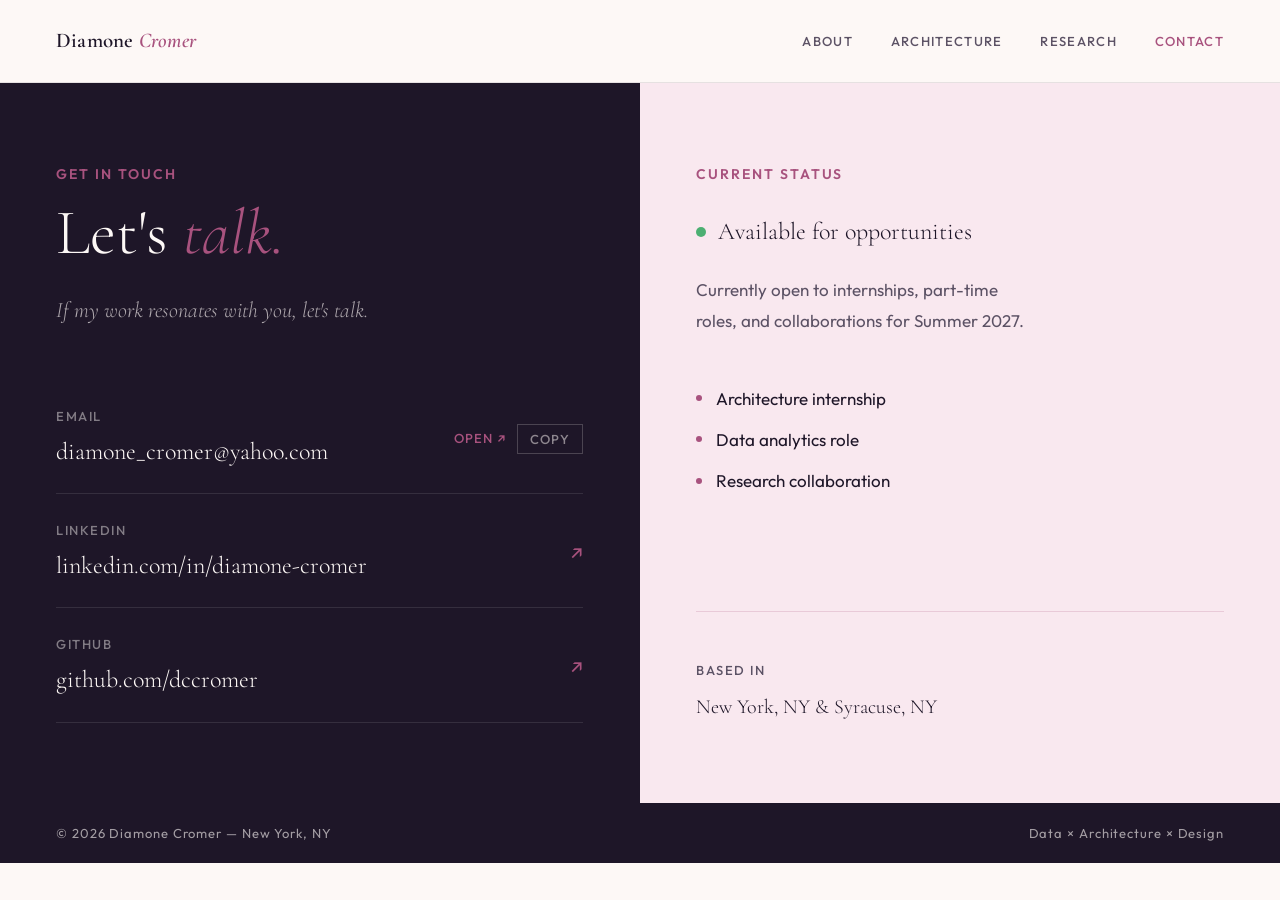
<file: contact.html>
<!DOCTYPE html>
<html lang="en">
<head>
  <meta charset="UTF-8">
  <meta name="viewport" content="width=device-width, initial-scale=1.0">
  <title>Contact — Diamone Cromer</title>
  <link rel="preconnect" href="https://fonts.googleapis.com">
  <link href="https://fonts.googleapis.com/css2?family=Cormorant+Garamond:ital,wght@0,300;0,600;1,300;1,600&family=Outfit:wght@300;400;500&display=swap" rel="stylesheet">
  <link rel="stylesheet" href="styles.css">
  <style>
    body { margin: 0; }

    .contact-hero {
      display: grid;
      grid-template-columns: 1fr 1fr;
      min-height: 80vh;
      align-items: stretch;
    }

    .contact-l {
      padding: 80px 56px;
      border-right: 1px solid var(--border);
      display: flex;
      flex-direction: column;
      justify-content: space-between;
      background: var(--ink);
      color: var(--white);
    }

    .page-eyebrow {
      font-size: 14px;
      letter-spacing: 0.14em;
      text-transform: uppercase;
      color: var(--rose);
      font-weight: 600;
      margin-bottom: 16px;
    }

    .page-title {
      font-family: var(--serif);
      font-size: clamp(48px, 5vw, 72px);
      font-weight: 300;
      line-height: 1.0;
      color: var(--white);
      margin-bottom: 28px;
    }
    .page-title em { font-style: italic; color: var(--rose); }

    .contact-tagline {
      font-family: var(--serif);
      font-size: 22px;
      font-weight: 300;
      font-style: italic;
      color: rgba(253,248,246,0.65);
      max-width: 360px;
      line-height: 1.6;
      margin-bottom: 52px;
    }

    .contact-links { display: flex; flex-direction: column; gap: 4px; }

    .contact-link-item {
      display: flex;
      justify-content: space-between;
      align-items: center;
      padding: 22px 0;
      border-bottom: 1px solid rgba(255,255,255,0.1);
      text-decoration: none;
      transition: padding-left 0.2s;
    }
    .contact-link-item:hover { padding-left: 8px; }

    .link-label {
      font-size: 13px;
      letter-spacing: 0.12em;
      text-transform: uppercase;
      color: rgba(253,248,246,0.45);
      margin-bottom: 6px;
      font-weight: 500;
    }

    .link-value {
      font-family: var(--serif);
      font-size: 24px;
      font-weight: 300;
      color: var(--white);
    }

    .link-arrow { font-size: 20px; color: var(--rose); }

    .contact-r {
      padding: 80px 56px;
      background: var(--rose-bg);
      display: flex;
      flex-direction: column;
      justify-content: space-between;
      min-height: 100%;
    }

    .avail-label {
      font-size: 14px;
      letter-spacing: 0.14em;
      text-transform: uppercase;
      color: var(--rose);
      font-weight: 600;
      margin-bottom: 28px;
    }

    .avail-status {
      display: flex;
      align-items: center;
      gap: 12px;
      margin-bottom: 24px;
    }

    .status-dot {
      width: 10px;
      height: 10px;
      border-radius: 50%;
      background: #4caf72;
      flex-shrink: 0;
      animation: pulse 2s ease-in-out infinite;
    }

    @keyframes pulse {
      0%, 100% { opacity: 1; }
      50% { opacity: 0.4; }
    }

    .status-text {
      font-family: var(--serif);
      font-size: 24px;
      font-weight: 300;
      color: var(--ink);
    }

    .avail-details {
      font-size: 17px;
      color: var(--muted);
      line-height: 1.8;
      margin-bottom: 48px;
      max-width: 340px;
    }

    .avail-types { display: flex; flex-direction: column; gap: 14px; }

    .avail-type {
      display: flex;
      align-items: center;
      gap: 14px;
      font-size: 17px;
      color: var(--ink);
      font-weight: 400;
    }

    .avail-type::before {
      content: '';
      width: 6px;
      height: 6px;
      border-radius: 50%;
      background: var(--rose);
      flex-shrink: 0;
    }

    .contact-r-bottom {
      padding-top: 48px;
      border-top: 1px solid rgba(168,82,126,0.2);
    }

    .location-label {
      font-size: 13px;
      letter-spacing: 0.12em;
      text-transform: uppercase;
      color: var(--muted);
      font-weight: 500;
      margin-bottom: 10px;
    }

    .location-value {
      font-family: var(--serif);
      font-size: 20px;
      font-weight: 300;
      color: var(--ink);
    }

    @media (max-width: 1024px) {
      .contact-hero { grid-template-columns: 1fr; }
      .contact-l { border-right: none; border-bottom: 1px solid rgba(255,255,255,0.07); padding: 52px 28px; }
      .contact-r { padding: 52px 28px; }
    }
  </style>
</head>
<body>

  <nav>
    <div class="logo"><a href="index.html" style="text-decoration:none;color:inherit">Diamone <em>Cromer</em></a></div>
    <ul class="nav-links">
      <li><a href="about.html">About</a></li>
      <!-- <li><a href="wrt307.html">WRT 307</a></li> -->
      <li><a href="architecture.html">Architecture</a></li>
      <li><a href="research.html">Research</a></li>
      <li><a href="contact.html" style="color:var(--rose)">Contact</a></li>
    </ul>
  </nav>

  <div class="contact-hero">

    <!-- LEFT — dark panel -->
    <div class="contact-l">
      <div>
        <div class="page-eyebrow">Get In Touch</div>
        <h1 class="page-title">Let's <em>talk.</em></h1>
        <p class="contact-tagline">
          If my work resonates with you, let's talk.
        </p>
      </div>

      <div class="contact-links">

        <!-- Email — clicks to open mail app, button copies to clipboard -->
        <div class="contact-link-item" style="cursor:default;">
          <div>
            <div class="link-label">Email</div>
            <div class="link-value">diamone_cromer@yahoo.com</div>
          </div>
          <div style="display:flex;gap:10px;align-items:center;">
            <a href="mailto:diamone_cromer@yahoo.com" style="font-size:13px;letter-spacing:0.08em;text-transform:uppercase;color:var(--rose);text-decoration:none;font-weight:500;">Open ↗</a>
            <button onclick="navigator.clipboard.writeText('diamone_cromer@yahoo.com').then(()=>{this.textContent='Copied!';setTimeout(()=>{this.textContent='Copy'},2000)})" style="font-size:13px;letter-spacing:0.08em;text-transform:uppercase;color:rgba(253,248,246,0.5);background:none;border:1px solid rgba(253,248,246,0.2);padding:6px 12px;cursor:pointer;font-family:var(--sans);font-weight:500;transition:all 0.2s;">Copy</button>
          </div>
        </div>

        <!-- Replace with your real LinkedIn -->
        <a class="contact-link-item" href="https://www.linkedin.com/in/diamone-cromer-604665293" target="_blank">
          <div>
            <div class="link-label">LinkedIn</div>
            <div class="link-value">linkedin.com/in/diamone-cromer</div>
          </div>
          <span class="link-arrow">↗</span>
        </a>

        <!-- Replace with your GitHub -->
        <a class="contact-link-item" href="https://github.com/dccromer" target="_blank">
          <div>
            <div class="link-label">GitHub</div>
            <div class="link-value">github.com/dccromer</div>
          </div>
          <span class="link-arrow">↗</span>
        </a>

      </div>
    </div>

    <!-- RIGHT — availability -->
    <div class="contact-r">
      <div>
        <div class="avail-label">Current Status</div>
        <div class="avail-status">
          <div class="status-dot"></div>
          <div class="status-text">Available for opportunities</div>
        </div>
        <p class="avail-details">
          Currently open to internships, part-time roles, and collaborations for Summer 2027.
        </p>

        <div class="avail-types">
          <!-- Edit these to match what you're looking for -->
          <div class="avail-type">Architecture internship</div>
          <div class="avail-type">Data analytics role</div>
          <div class="avail-type">Research collaboration</div>
        </div>
      </div>

      <div class="contact-r-bottom">
        <div class="location-label">Based in</div>
        <div class="location-value">New York, NY &amp; Syracuse, NY</div>
      </div>
    </div>

  </div>

  <footer>
    <span>© 2026 Diamone Cromer — New York, NY</span>
    <span>Data × Architecture × Design</span>
  </footer>

</body>
</html>
</file>
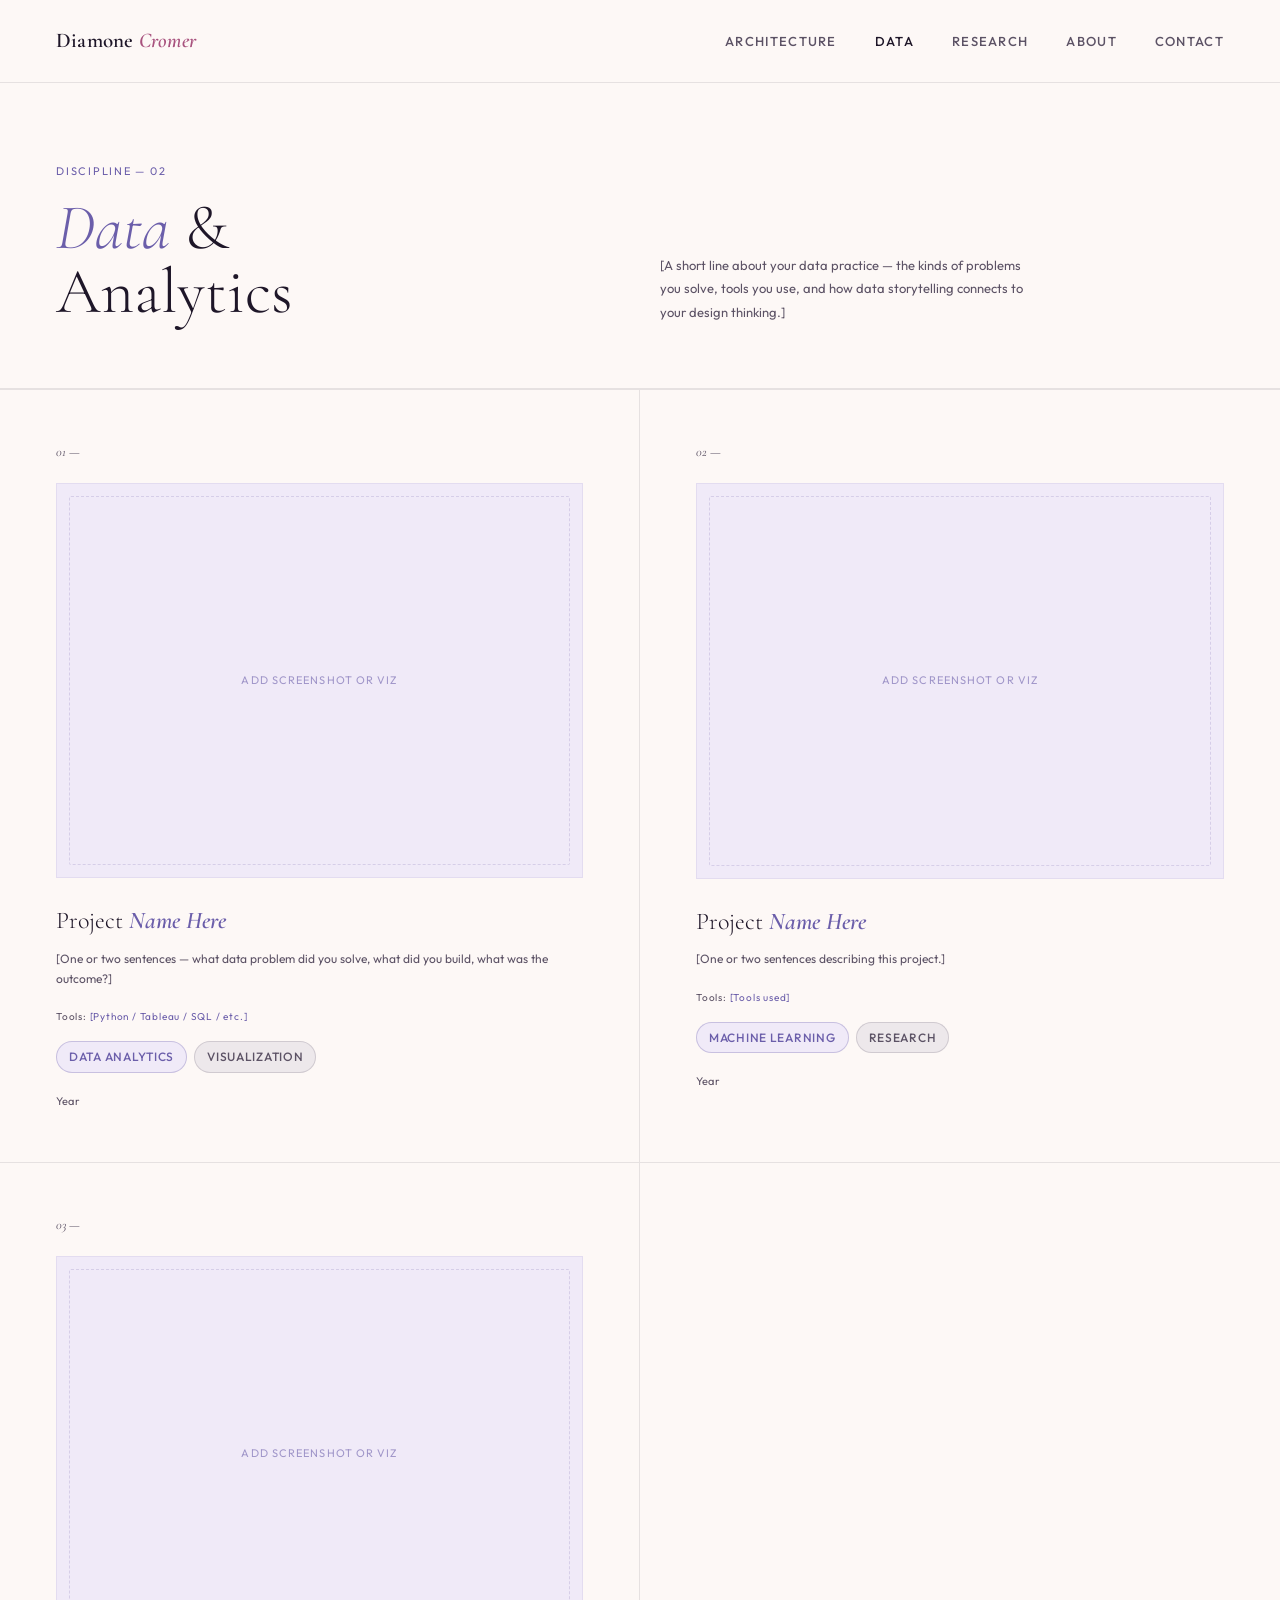
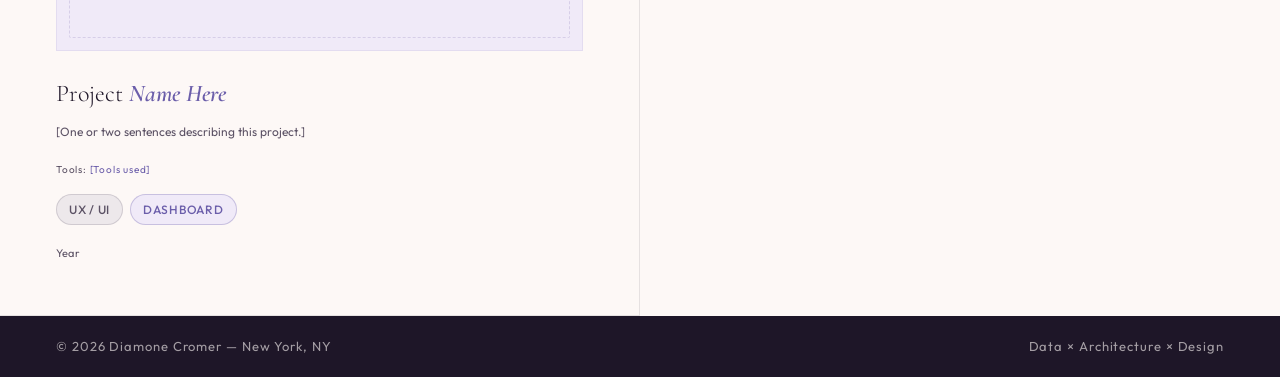
<file: data.html>
<!DOCTYPE html>
<html lang="en">
<head>
  <meta charset="UTF-8">
  <meta name="viewport" content="width=device-width, initial-scale=1.0">
  <title>Data — Diamone Cromer</title>
  <link rel="preconnect" href="https://fonts.googleapis.com">
  <link href="https://fonts.googleapis.com/css2?family=Cormorant+Garamond:ital,wght@0,300;0,600;1,300;1,600&family=Outfit:wght@300;400;500&display=swap" rel="stylesheet">
  <link rel="stylesheet" href="styles.css">
  <style>
    .page-header {
      padding: 80px 56px 64px;
      border-bottom: 1px solid var(--border);
      display: grid;
      grid-template-columns: 1fr 1fr;
      gap: 40px;
      align-items: end;
    }
    .page-eyebrow {
      font-size: 11px;
      letter-spacing: 0.16em;
      text-transform: uppercase;
      color: var(--lav);
      margin-bottom: 16px;
    }
    .page-title {
      font-family: var(--serif);
      font-size: clamp(48px, 5vw, 72px);
      font-weight: 300;
      line-height: 1.0;
      color: var(--ink);
    }
    .page-title em { font-style: italic; color: var(--lav); }
    .page-desc {
      font-size: 13px;
      color: var(--muted);
      line-height: 1.8;
      max-width: 380px;
      align-self: end;
    }

    .projects-grid {
      display: grid;
      grid-template-columns: 1fr 1fr;
      border-top: 1px solid var(--border);
    }

    .project-card {
      padding: 52px 56px;
      border-bottom: 1px solid var(--border);
      border-right: 1px solid var(--border);
      cursor: pointer;
      transition: background 0.2s;
    }
    .project-card:nth-child(even) { border-right: none; }
    .project-card:hover { background: var(--lav-bg); }

    .card-num {
      font-family: var(--serif);
      font-size: 13px;
      font-style: italic;
      color: var(--muted);
      margin-bottom: 20px;
    }

    .card-img {
      width: 100%;
      aspect-ratio: 4/3;
      background: var(--lav-bg);
      border: 1px solid rgba(155,142,196,0.15);
      display: flex;
      align-items: center;
      justify-content: center;
      margin-bottom: 24px;
      position: relative;
      overflow: hidden;
    }
    .card-img-label {
      font-size: 11px;
      letter-spacing: 0.1em;
      text-transform: uppercase;
      color: var(--lav);
      opacity: 0.6;
    }
    .card-img::before {
      content: '';
      position: absolute;
      inset: 12px;
      border: 1.5px dashed rgba(155,142,196,0.3);
      border-radius: 2px;
    }

    .card-title {
      font-family: var(--serif);
      font-size: 24px;
      font-weight: 300;
      margin-bottom: 8px;
      color: var(--ink);
    }
    .card-title em { font-style: italic; font-weight: 600; color: var(--lav); }

    .card-desc {
      font-size: 12px;
      color: var(--muted);
      line-height: 1.7;
      margin-bottom: 20px;
    }

    .card-footer {
      display: flex;
      justify-content: space-between;
      align-items: center;
    }

    .card-year { font-size: 11px; color: var(--muted); letter-spacing: 0.06em; }

    .card-link {
      font-size: 11px;
      letter-spacing: 0.1em;
      text-transform: uppercase;
      color: var(--lav);
      display: flex;
      align-items: center;
      gap: 8px;
      opacity: 0;
      transition: opacity 0.2s;
    }
    .project-card:hover .card-link { opacity: 1; }

    /* tools tag row */
    .card-tools {
      font-size: 10px;
      letter-spacing: 0.08em;
      color: var(--muted);
      margin-bottom: 16px;
    }
    .card-tools span { color: var(--lav); }
  </style>
</head>
<body>

  <nav>
    <div class="logo"><a href="index.html" style="text-decoration:none;color:inherit">Diamone <em>Cromer</em></a></div>
    <ul class="nav-links">
      <li><a href="architecture.html">Architecture</a></li>
      <li><a href="data.html" style="color:var(--ink)">Data</a></li>
      <li><a href="research.html">Research</a></li>
      <li><a href="about.html">About</a></li>
      <li><a href="contact.html">Contact</a></li>
    </ul>
  </nav>

  <div class="page-header">
    <div>
      <div class="page-eyebrow">Discipline — 02</div>
      <h1 class="page-title"><em>Data</em> &amp;<br>Analytics</h1>
    </div>
    <p class="page-desc">
      <!-- Replace with a sentence about your data work -->
      [A short line about your data practice — the kinds of problems you solve, tools you use, and how data storytelling connects to your design thinking.]
    </p>
  </div>

  <div class="projects-grid">

    <!-- PROJECT 01 -->
    <div class="project-card">
      <div class="card-num">01 —</div>
      <div class="card-img">
        <span class="card-img-label">Add screenshot or viz</span>
        <!-- Replace with: <img src="images/your-image.jpg" alt="Project name" style="width:100%;height:100%;object-fit:cover"> -->
      </div>
      <div class="card-title">Project <em>Name Here</em></div>
      <div class="card-desc">
        [One or two sentences — what data problem did you solve, what did you build, what was the outcome?]
      </div>
      <div class="card-tools">Tools: <span>[Python / Tableau / SQL / etc.]</span></div>
      <div class="chips" style="margin-bottom:20px">
        <span class="chip chip-lav">Data Analytics</span>
        <span class="chip chip-neu">Visualization</span>
      </div>
      <div class="card-footer">
        <span class="card-year">Year</span>
        <span class="card-link">View project →</span>
      </div>
    </div>

    <!-- PROJECT 02 -->
    <div class="project-card">
      <div class="card-num">02 —</div>
      <div class="card-img">
        <span class="card-img-label">Add screenshot or viz</span>
      </div>
      <div class="card-title">Project <em>Name Here</em></div>
      <div class="card-desc">
        [One or two sentences describing this project.]
      </div>
      <div class="card-tools">Tools: <span>[Tools used]</span></div>
      <div class="chips" style="margin-bottom:20px">
        <span class="chip chip-lav">Machine Learning</span>
        <span class="chip chip-neu">Research</span>
      </div>
      <div class="card-footer">
        <span class="card-year">Year</span>
        <span class="card-link">View project →</span>
      </div>
    </div>

    <!-- PROJECT 03 — delete if not needed yet -->
    <div class="project-card">
      <div class="card-num">03 —</div>
      <div class="card-img">
        <span class="card-img-label">Add screenshot or viz</span>
      </div>
      <div class="card-title">Project <em>Name Here</em></div>
      <div class="card-desc">
        [One or two sentences describing this project.]
      </div>
      <div class="card-tools">Tools: <span>[Tools used]</span></div>
      <div class="chips" style="margin-bottom:20px">
        <span class="chip chip-neu">UX / UI</span>
        <span class="chip chip-lav">Dashboard</span>
      </div>
      <div class="card-footer">
        <span class="card-year">Year</span>
        <span class="card-link">View project →</span>
      </div>
    </div>

  </div>

  <footer>
    <span>© 2026 Diamone Cromer — New York, NY </span>
    <span>Data × Architecture × Design</span>
  </footer>

</body>
</html>
</file>
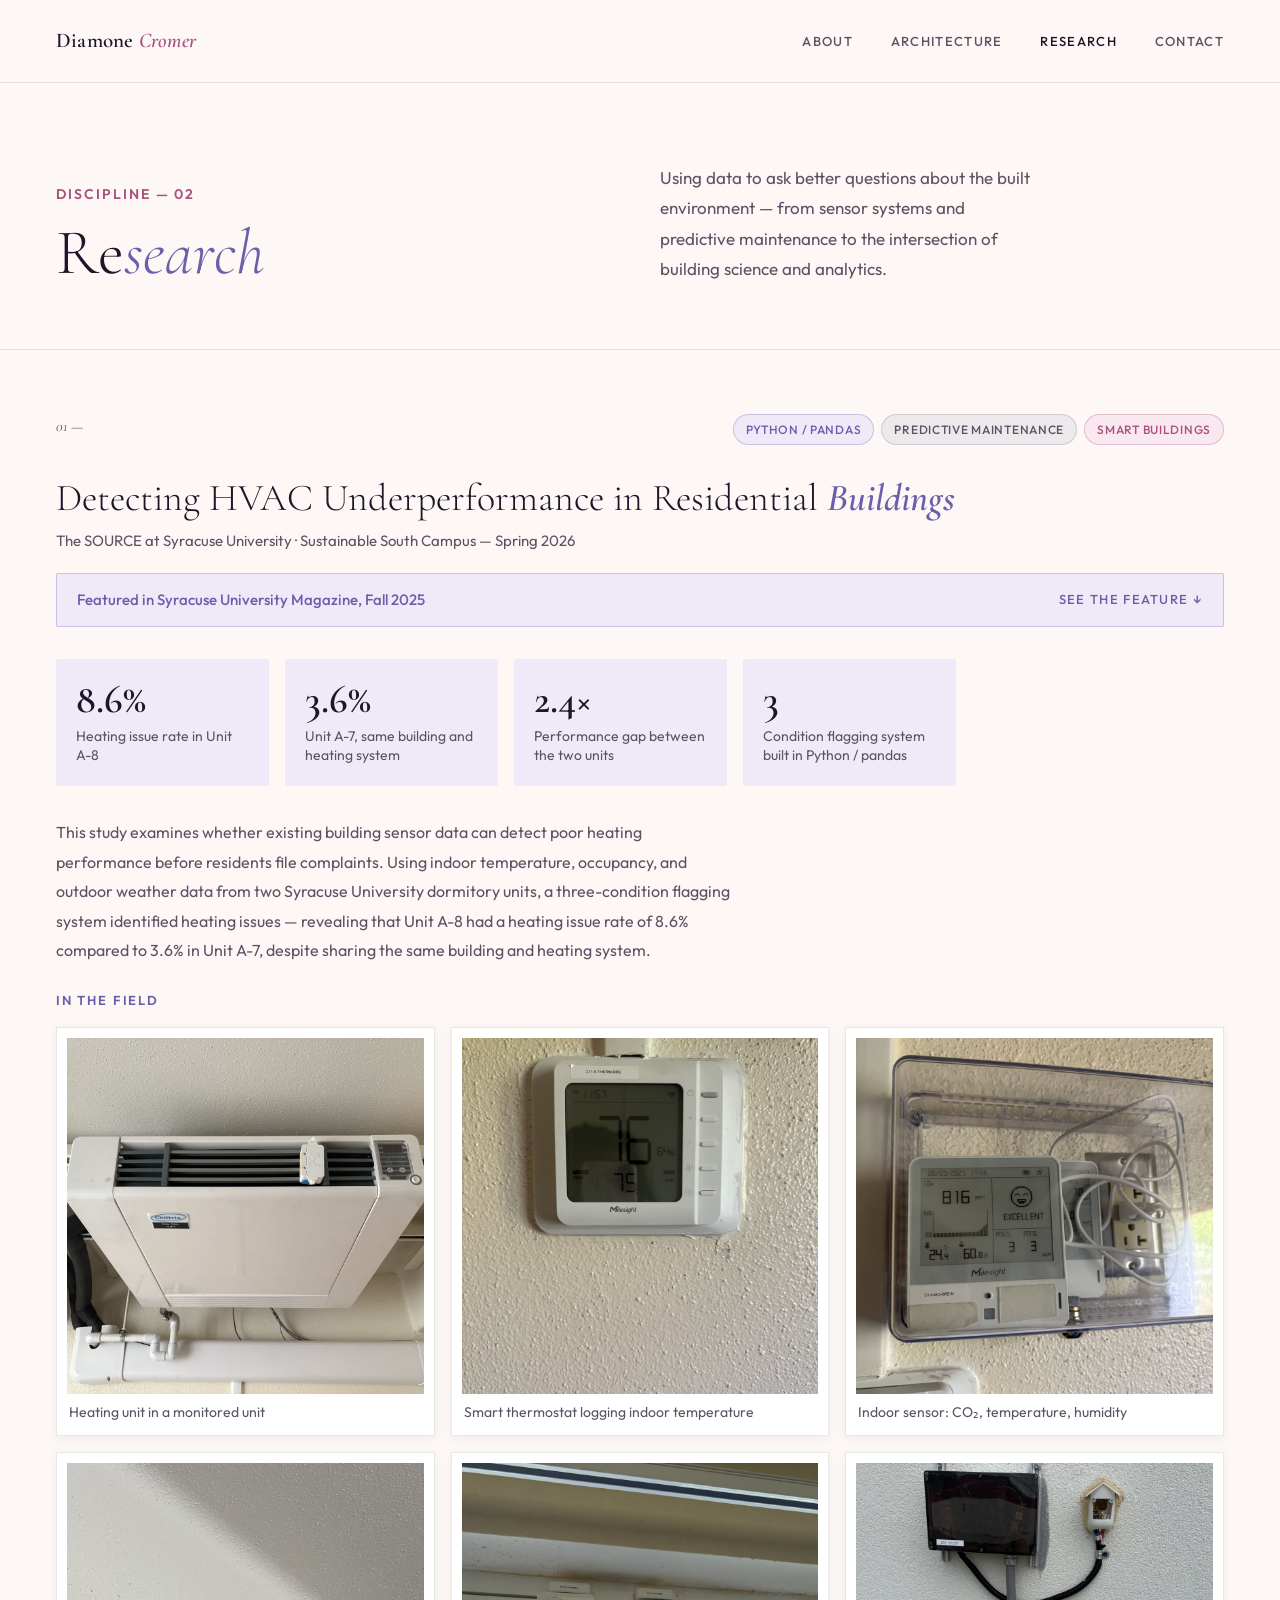
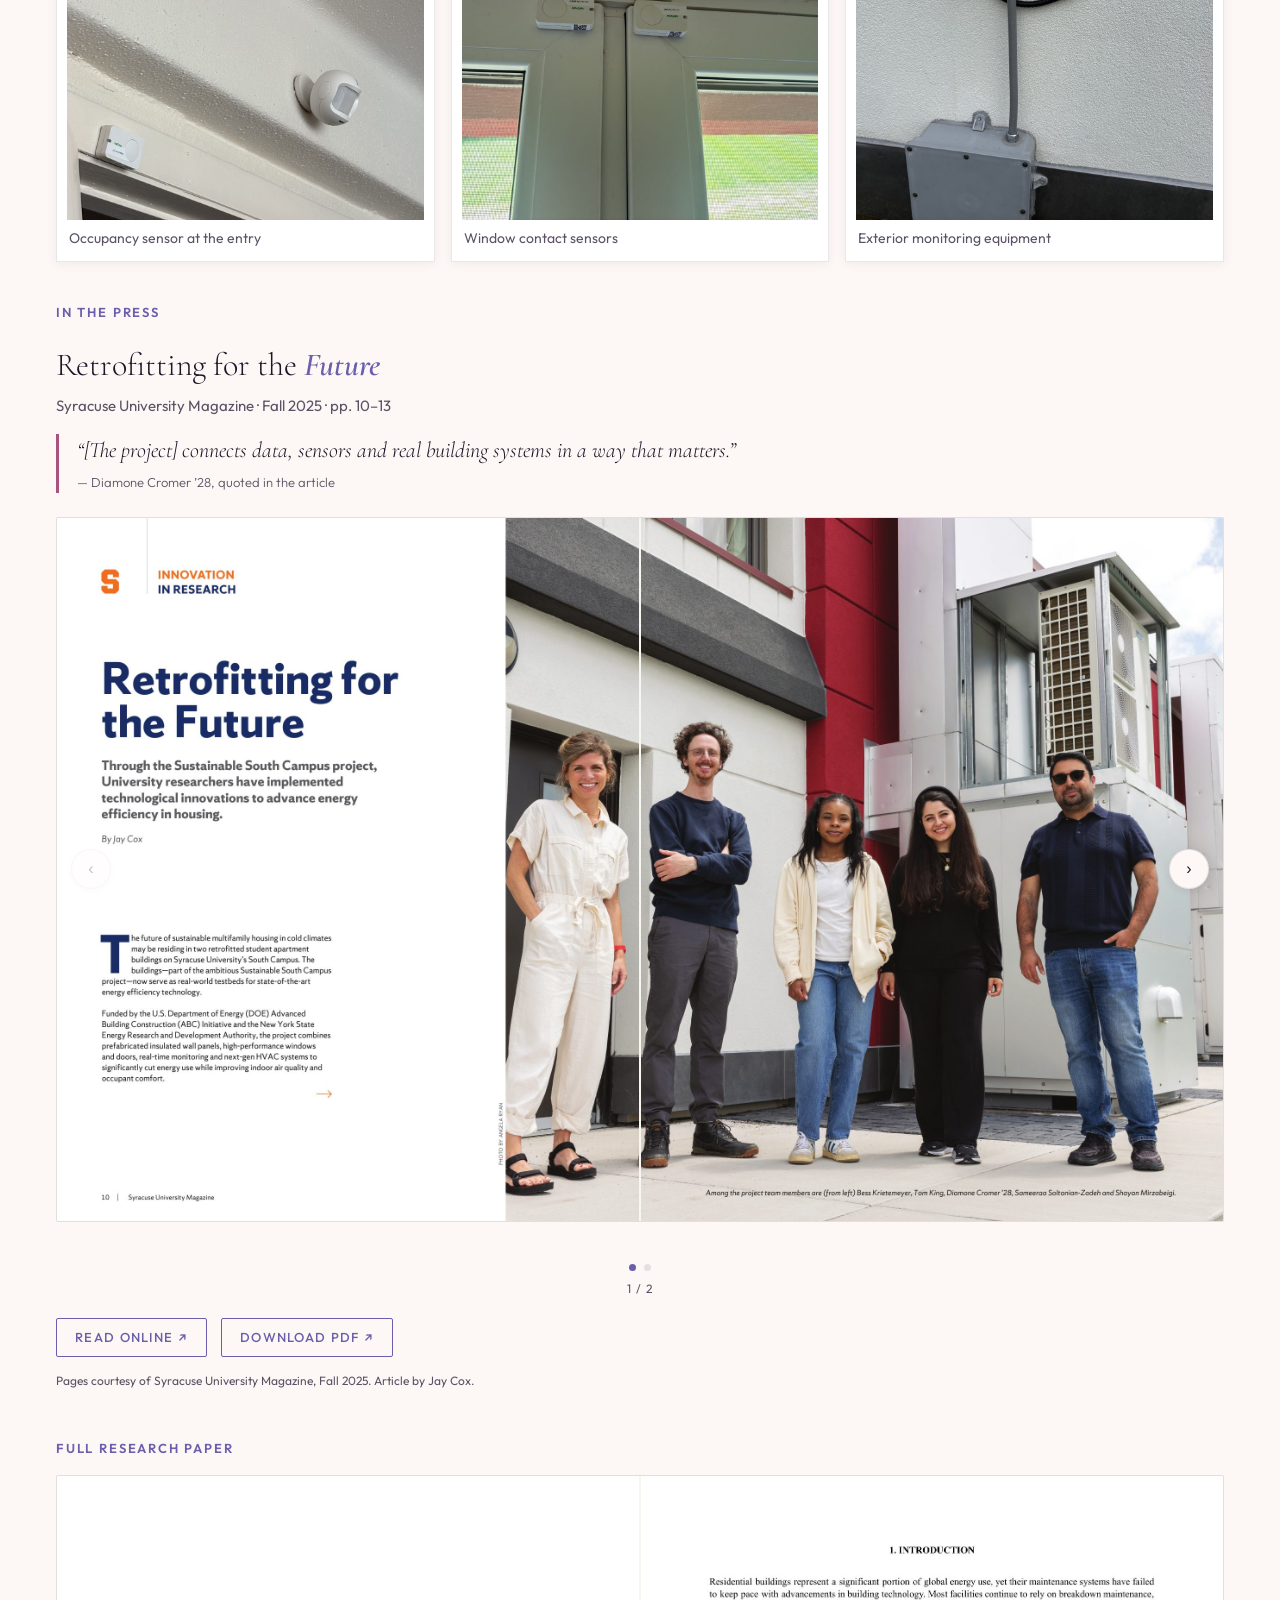
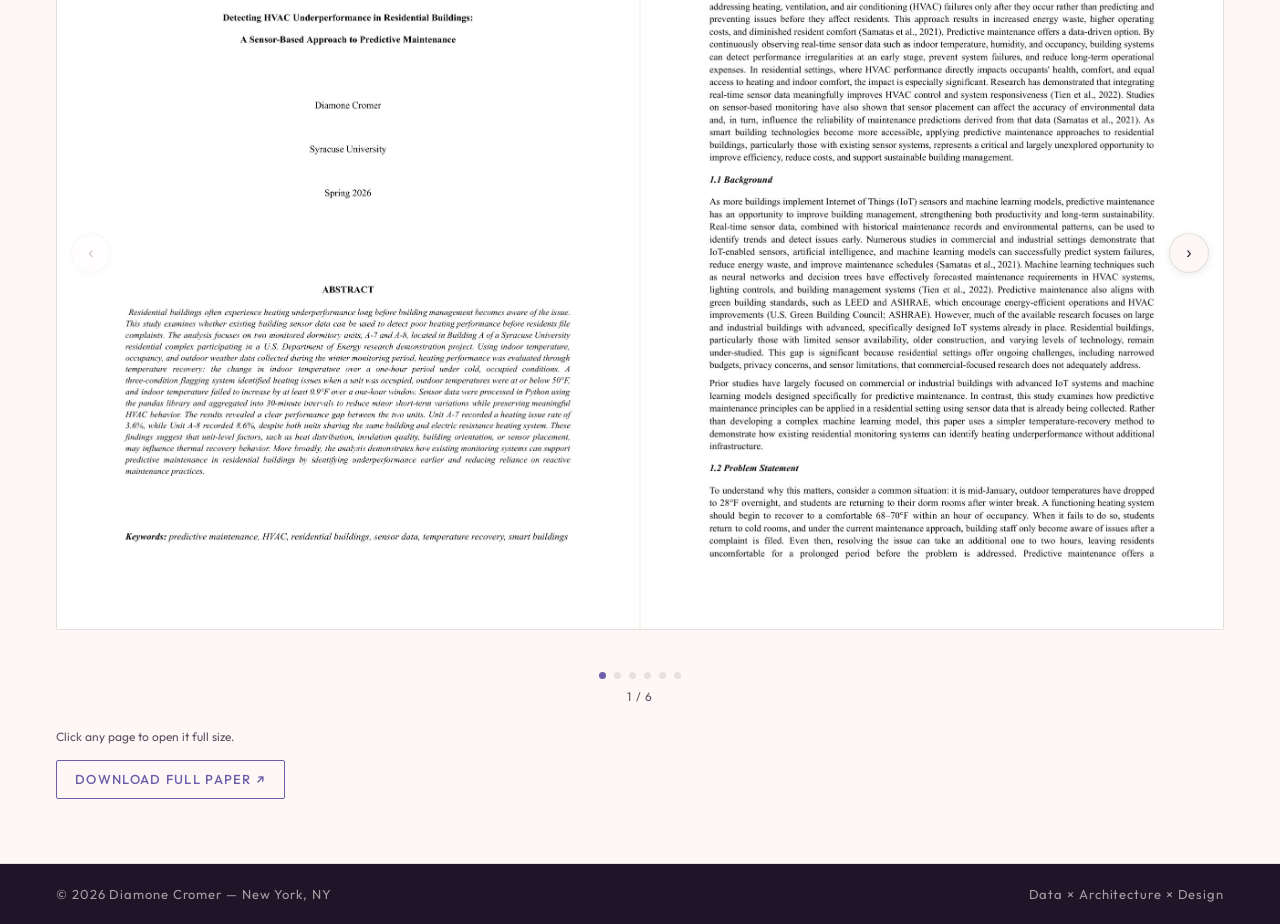
<file: research.html>
<!DOCTYPE html>
<html lang="en">
<head>
  <meta charset="UTF-8">
  <meta name="viewport" content="width=device-width, initial-scale=1.0">
  <title>Research — Diamone Cromer</title>
  <link rel="preconnect" href="https://fonts.googleapis.com">
  <link href="https://fonts.googleapis.com/css2?family=Cormorant+Garamond:ital,wght@0,300;0,600;1,300;1,600&family=Outfit:wght@300;400;500&display=swap" rel="stylesheet">
  <link rel="stylesheet" href="styles.css">
  <style>
    .page-header {
      padding: 80px 56px 64px;
      border-bottom: 1px solid var(--border);
      display: grid;
      grid-template-columns: 1fr 1fr;
      gap: 40px;
      align-items: end;
    }
    .page-eyebrow {
      font-size: 14px;
      letter-spacing: 0.14em;
      text-transform: uppercase;
      color: var(--rose);
      font-weight: 600;
      margin-bottom: 16px;
    }
    .page-title {
      font-family: var(--serif);
      font-size: clamp(48px, 5vw, 72px);
      font-weight: 300;
      line-height: 1.0;
      color: var(--ink);
    }
    .page-title em { font-style: italic; color: var(--lav); }
    .page-desc {
      font-size: 17px;
      color: var(--muted);
      line-height: 1.8;
      max-width: 380px;
      align-self: end;
    }

    /* ── PROJECT BLOCK ── */
    .project-block {
      border-bottom: 1px solid var(--border);
      padding: 64px 56px;
    }

    .project-meta-row {
      display: flex;
      justify-content: space-between;
      align-items: flex-start;
      margin-bottom: 32px;
      flex-wrap: wrap;
      gap: 16px;
    }

    .project-num {
      font-family: var(--serif);
      font-size: 15px;
      font-style: italic;
      color: var(--muted);
    }

    .project-title {
      font-family: var(--serif);
      font-size: clamp(26px, 3vw, 38px);
      font-weight: 300;
      line-height: 1.15;
      color: var(--ink);
      margin-bottom: 8px;
    }
    .project-title em { font-style: italic; color: var(--lav); font-weight: 600; }

    .project-subtitle {
      font-size: 15px;
      color: var(--muted);
      margin-bottom: 20px;
    }

    .project-desc {
      font-size: 16px;
      color: var(--muted);
      line-height: 1.85;
      max-width: 680px;
      margin-bottom: 24px;
    }

    /* ── PDF SWIPER ── */
    .pdf-swiper {
      position: relative;
      width: 100%;
      margin-bottom: 28px;
      border: 1px solid var(--border);
      background: #f8f6f0;
      overflow: hidden;
      border-radius: 2px;
    }

    .pdf-slides {
      display: flex;
      transition: transform 0.35s ease;
      will-change: transform;
    }

    .pdf-slide {
      min-width: 100%;
    }

    .pdf-slide iframe {
      width: 100%;
      height: 620px;
      border: none;
      display: block;
    }

    .swiper-btn {
      position: absolute;
      top: 50%;
      transform: translateY(-50%);
      background: var(--white);
      border: 1px solid var(--border);
      color: var(--ink);
      width: 40px;
      height: 40px;
      border-radius: 50%;
      font-size: 16px;
      cursor: pointer;
      z-index: 10;
      display: flex;
      align-items: center;
      justify-content: center;
      transition: background 0.2s;
      box-shadow: 0 2px 8px rgba(0,0,0,0.08);
    }
    .swiper-btn:hover { background: var(--lav); color: #fff; border-color: var(--lav); }
    .swiper-btn.prev { left: 14px; }
    .swiper-btn.next { right: 14px; }
    .swiper-btn:disabled { opacity: 0.25; cursor: default; }
    .swiper-btn:disabled:hover { background: var(--white); color: var(--ink); border-color: var(--border); }

    .swiper-dots {
      display: flex;
      justify-content: center;
      gap: 8px;
      padding: 14px 0 0;
      flex-wrap: wrap;
    }
    .swiper-dot {
      width: 7px;
      height: 7px;
      border-radius: 50%;
      background: var(--border);
      border: none;
      cursor: pointer;
      padding: 0;
      transition: background 0.2s;
    }
    .swiper-dot.active { background: var(--lav); }

    .swiper-counter {
      text-align: center;
      font-size: 12px;
      color: var(--muted);
      letter-spacing: 0.08em;
      margin-top: 8px;
      margin-bottom: 20px;
    }

    .download-link {
      display: inline-flex;
      align-items: center;
      gap: 8px;
      font-size: 13px;
      letter-spacing: 0.1em;
      text-transform: uppercase;
      color: var(--lav);
      text-decoration: none;
      font-weight: 500;
      border: 1px solid var(--lav);
      padding: 8px 18px;
      border-radius: 2px;
      transition: all 0.2s;
    }
    .download-link:hover { background: var(--lav); color: #fff; }

    /* ── FIELD PHOTOS ── */
    .field-label {
      font-size: 13px;
      letter-spacing: 0.14em;
      text-transform: uppercase;
      color: var(--lav);
      font-weight: 600;
      margin-bottom: 16px;
    }
    .field-grid {
      display: grid;
      grid-template-columns: repeat(3, 1fr);
      gap: 16px;
      margin-bottom: 40px;
    }
    .field-grid figure { margin: 0; }
    .field-grid figcaption { padding: 0 2px; }
    .field-grid figure {
      background: #fff;
      padding: 10px 10px 12px;
      border: 1px solid var(--border);
      box-shadow: 0 2px 10px rgba(30,22,40,0.06);
      transition: transform 0.2s;
    }
    .field-grid figure:hover { transform: translateY(-3px); }
    .field-grid img {
      width: 100%;
      aspect-ratio: 1 / 1;
      object-fit: cover;
      display: block;
    }
    .field-grid figcaption {
      font-size: 14px;
      color: var(--muted);
      margin-top: 8px;
      line-height: 1.5;
    }
    @media (max-width: 640px) {
      .field-grid { grid-template-columns: repeat(2, 1fr); gap: 10px; }
    }

    /* ── PRESS BANNER ── */
    .press-banner {
      display: flex;
      justify-content: space-between;
      align-items: center;
      flex-wrap: wrap;
      gap: 12px;
      background: var(--lav-bg);
      border: 1px solid rgba(107,94,170,0.3);
      border-radius: 2px;
      padding: 14px 20px;
      margin-bottom: 32px;
      text-decoration: none;
      color: var(--lav);
      font-size: 15px;
      font-weight: 500;
      transition: background 0.2s;
    }
    .press-banner:hover { background: #e6ddf4; }
    .press-banner span {
      font-size: 13px;
      letter-spacing: 0.1em;
      text-transform: uppercase;
    }

    /* ── KEY FINDINGS ── */
    .stats-row {
      display: grid;
      grid-template-columns: repeat(4, 1fr);
      gap: 16px;
      margin-bottom: 32px;
      max-width: 900px;
    }
    .stat-box {
      background: var(--lav-bg);
      padding: 20px;
      border-radius: 2px;
    }
    .stat-box .big {
      font-family: var(--serif);
      font-size: 40px;
      font-weight: 600;
      line-height: 1;
      color: var(--ink);
      margin-bottom: 8px;
    }
    .stat-box .small {
      font-size: 14px;
      color: var(--muted);
      line-height: 1.4;
    }

    /* ── IN THE PRESS ── */
    .press-section { scroll-margin-top: 90px; margin-bottom: 48px; }
    .press-title {
      font-family: var(--serif);
      font-size: clamp(24px, 2.6vw, 32px);
      font-weight: 300;
      color: var(--ink);
      margin-bottom: 4px;
    }
    .press-title em { font-style: italic; color: var(--lav); font-weight: 600; }
    .press-meta { font-size: 15px; color: var(--muted); margin-bottom: 16px; }
    .press-quote {
      font-family: var(--serif);
      font-size: 22px;
      font-style: italic;
      font-weight: 300;
      color: var(--ink);
      border-left: 3px solid var(--rose);
      padding-left: 18px;
      margin-bottom: 24px;
      max-width: 680px;
      line-height: 1.5;
    }
    .press-quote cite {
      display: block;
      font-family: var(--sans);
      font-style: normal;
      font-size: 13px;
      color: var(--muted);
      margin-top: 6px;
    }
    .mag-spread {
      display: grid;
      grid-template-columns: 1fr 1fr;
      gap: 2px;
      background: #f8f6f0;
    }
    .mag-spread img { width: 100%; height: auto; display: block; }
    .mag-spread a { display: block; cursor: zoom-in; }
    .press-links { display: flex; gap: 14px; flex-wrap: wrap; margin-top: 4px; }
    .press-credit { font-size: 12px; color: var(--muted); margin-top: 14px; }

    @media (max-width: 1024px) {
      .stats-row { grid-template-columns: repeat(2, 1fr); }
    }
    @media (max-width: 640px) {
      .mag-spread { grid-template-columns: 1fr; }
      .stat-box .big { font-size: 32px; }
    }

    /* placeholder */
    .coming-soon {
      padding: 64px 56px;
      border-bottom: 1px solid var(--border);
      opacity: 0.4;
    }
    .coming-soon .project-num { font-family: var(--serif); font-size: 13px; font-style: italic; color: var(--muted); margin-bottom: 16px; }
    .coming-soon .project-title { font-family: var(--serif); font-size: 28px; font-weight: 300; color: var(--ink); }
    .coming-soon .project-title em { font-style: italic; color: var(--lav); }

    @media (max-width: 1024px) {
      .page-header { grid-template-columns: 1fr; padding: 52px 28px; }
      .project-block { padding: 48px 28px; }
      .coming-soon { padding: 48px 28px; }
      .pdf-slide iframe { height: 420px; }
    }
    @media (max-width: 640px) {
      .project-block { padding: 36px 20px; }
      .pdf-slide iframe { height: 300px; }
    }
  </style>
</head>
<body>

  <nav>
    <div class="logo"><a href="index.html" style="text-decoration:none;color:inherit">Diamone <em>Cromer</em></a></div>
    <ul class="nav-links">
      <li><a href="about.html">About</a></li>
      <!-- <li><a href="wrt307.html">WRT 307</a></li> -->
      <li><a href="architecture.html">Architecture</a></li>
      <li><a href="research.html" style="color:var(--ink)">Research</a></li>
      <li><a href="contact.html">Contact</a></li>
    </ul>
  </nav>

  <div class="page-header">
    <div>
      <div class="page-eyebrow">Discipline — 02</div>
      <h1 class="page-title">Re<em>search</em></h1>
    </div>
    <p class="page-desc">
      Using data to ask better questions about the built environment — from sensor systems and predictive maintenance to the intersection of building science and analytics.
    </p>
  </div>

  <!-- RESEARCH 01 -->
  <div class="project-block">
    <div class="project-meta-row">
      <span class="project-num">01 —</span>
      <div class="chips">
        <span class="chip chip-lav">Python / pandas</span>
        <span class="chip chip-neu">Predictive Maintenance</span>
        <span class="chip chip-rose">Smart Buildings</span>
      </div>
    </div>
    <div class="project-title">Detecting HVAC Underperformance in Residential <em>Buildings</em></div>
    <div class="project-subtitle">The SOURCE at Syracuse University · Sustainable South Campus — Spring 2026</div>

    <a class="press-banner" href="#press">Featured in Syracuse University Magazine, Fall 2025 <span>See the feature ↓</span></a>

    <div class="stats-row">
      <div class="stat-box"><div class="big">8.6%</div><div class="small">Heating issue rate in Unit A-8</div></div>
      <div class="stat-box"><div class="big">3.6%</div><div class="small">Unit A-7, same building and heating system</div></div>
      <div class="stat-box"><div class="big">2.4×</div><div class="small">Performance gap between the two units</div></div>
      <div class="stat-box"><div class="big">3</div><div class="small">Condition flagging system built in Python / pandas</div></div>
    </div>
    <div class="project-desc">
      This study examines whether existing building sensor data can detect poor heating performance before residents file complaints. Using indoor temperature, occupancy, and outdoor weather data from two Syracuse University dormitory units, a three-condition flagging system identified heating issues — revealing that Unit A-8 had a heating issue rate of 8.6% compared to 3.6% in Unit A-7, despite sharing the same building and heating system.
    </div>

    <div class="field-label">In the Field</div>
    <div class="field-grid">
      <figure>
        <img src="6.jpg" alt="Heating unit in a monitored dorm room" loading="lazy">
        <figcaption>Heating unit in a monitored unit</figcaption>
      </figure>
      <figure>
        <img src="2.jpg" alt="Smart thermostat reading indoor temperature" loading="lazy">
        <figcaption>Smart thermostat logging indoor temperature</figcaption>
      </figure>
      <figure>
        <img src="3.jpg" alt="Indoor environment sensor showing CO2, temperature, and humidity" loading="lazy">
        <figcaption>Indoor sensor: CO₂, temperature, humidity</figcaption>
      </figure>
      <figure>
        <img src="5.jpg" alt="Occupancy sensor mounted near the door" loading="lazy">
        <figcaption>Occupancy sensor at the entry</figcaption>
      </figure>
      <figure>
        <img src="4.jpg" alt="Contact sensors on windows" loading="lazy">
        <figcaption>Window contact sensors</figcaption>
      </figure>
      <figure>
        <img src="1.jpg" alt="Monitoring equipment on the building exterior" loading="lazy">
        <figcaption>Exterior monitoring equipment</figcaption>
      </figure>
    </div>

    <div class="press-section" id="press">
      <div class="field-label">In the Press</div>
      <div class="press-title">Retrofitting for the <em>Future</em></div>
      <div class="press-meta">Syracuse University Magazine · Fall 2025 · pp. 10–13</div>
      <div class="press-quote">
        &ldquo;[The project] connects data, sensors and real building systems in a way that matters.&rdquo;
        <cite>— Diamone Cromer &rsquo;28, quoted in the article</cite>
      </div>

      <div class="pdf-swiper" id="swiper-2">
        <div class="pdf-slides" id="slides-2">
          <div class="pdf-slide"><div class="mag-spread"><img src="magazine-p10.jpg" alt="Syracuse University Magazine page 10: Retrofitting for the Future"><img src="magazine-p11.jpg" alt="Syracuse University Magazine page 11: project team photo including Diamone Cromer"></div></div>
          <div class="pdf-slide"><div class="mag-spread"><img src="magazine-p12.jpg" alt="Syracuse University Magazine page 12" loading="lazy"><img src="magazine-p13.jpg" alt="Syracuse University Magazine page 13" loading="lazy"></div></div>
        </div>
        <button class="swiper-btn prev" onclick="slide('swiper-2',-1)" id="prev-2">‹</button>
        <button class="swiper-btn next" onclick="slide('swiper-2', 1)" id="next-2">›</button>
      </div>
      <div class="swiper-dots" id="dots-2">
        <button class="swiper-dot active" onclick="goTo('swiper-2',0)"></button>
        <button class="swiper-dot" onclick="goTo('swiper-2',1)"></button>
      </div>
      <div class="swiper-counter" id="counter-2">1 / 2</div>
      <div class="press-links">
        <a class="download-link" href="https://www.syracuse.edu/stories/south-campus-retrofit/" target="_blank">Read online ↗</a>
        <a class="download-link" href="SustainableSouthCampus.pdf" target="_blank">Download PDF ↗</a>
      </div>
      <div class="press-credit">Pages courtesy of Syracuse University Magazine, Fall 2025. Article by Jay Cox.</div>
    </div>

    <div class="field-label">Full Research Paper</div>
    <div class="pdf-swiper" id="swiper-1">
      <div class="pdf-slides" id="slides-1">
          <div class="pdf-slide"><div class="mag-spread"><a href="hvac-research-p1.jpg" target="_blank"><img src="hvac-research-p1.jpg" alt="HVAC research paper page 1"></a><a href="hvac-research-p2.jpg" target="_blank"><img src="hvac-research-p2.jpg" alt="HVAC research paper page 2"></a></div></div>
          <div class="pdf-slide"><div class="mag-spread"><a href="hvac-research-p3.jpg" target="_blank"><img src="hvac-research-p3.jpg" alt="HVAC research paper page 3" loading="lazy"></a><a href="hvac-research-p4.jpg" target="_blank"><img src="hvac-research-p4.jpg" alt="HVAC research paper page 4" loading="lazy"></a></div></div>
          <div class="pdf-slide"><div class="mag-spread"><a href="hvac-research-p5.jpg" target="_blank"><img src="hvac-research-p5.jpg" alt="HVAC research paper page 5" loading="lazy"></a><a href="hvac-research-p6.jpg" target="_blank"><img src="hvac-research-p6.jpg" alt="HVAC research paper page 6" loading="lazy"></a></div></div>
          <div class="pdf-slide"><div class="mag-spread"><a href="hvac-research-p7.jpg" target="_blank"><img src="hvac-research-p7.jpg" alt="HVAC research paper page 7" loading="lazy"></a><a href="hvac-research-p8.jpg" target="_blank"><img src="hvac-research-p8.jpg" alt="HVAC research paper page 8" loading="lazy"></a></div></div>
          <div class="pdf-slide"><div class="mag-spread"><a href="hvac-research-p9.jpg" target="_blank"><img src="hvac-research-p9.jpg" alt="HVAC research paper page 9" loading="lazy"></a><a href="hvac-research-p10.jpg" target="_blank"><img src="hvac-research-p10.jpg" alt="HVAC research paper page 10" loading="lazy"></a></div></div>
          <div class="pdf-slide"><div class="mag-spread"><a href="hvac-research-p11.jpg" target="_blank"><img src="hvac-research-p11.jpg" alt="HVAC research paper page 11" loading="lazy"></a><a href="hvac-research-p12.jpg" target="_blank"><img src="hvac-research-p12.jpg" alt="HVAC research paper page 12" loading="lazy"></a></div></div>
        </div>
        <button class="swiper-btn prev" onclick="slide('swiper-1',-1)" id="prev-1">‹</button>
      <button class="swiper-btn next" onclick="slide('swiper-1', 1)" id="next-1">›</button>
    </div>
    <div class="swiper-dots" id="dots-1">
      <button class="swiper-dot active" onclick="goTo('swiper-1',0)"></button>
      <button class="swiper-dot" onclick="goTo('swiper-1',1)"></button>
      <button class="swiper-dot" onclick="goTo('swiper-1',2)"></button>
      <button class="swiper-dot" onclick="goTo('swiper-1',3)"></button>
      <button class="swiper-dot" onclick="goTo('swiper-1',4)"></button>
      <button class="swiper-dot" onclick="goTo('swiper-1',5)"></button>
    </div>
    <div class="swiper-counter" id="counter-1">1 / 6</div>
    <div class="press-credit" style="margin:0 0 14px">Click any page to open it full size.</div>
    <a class="download-link" href="hvac-research.pdf" target="_blank">Download full paper ↗</a>
  </div>



  <footer>
    <span>© 2026 Diamone Cromer — New York, NY </span>
    <span>Data × Architecture × Design</span>
  </footer>

  <script>
    const state = {};

    function update(id) {
      const num = id.split('-')[1];
      const slides = document.querySelectorAll(`#slides-${num} .pdf-slide`);
      const total = slides.length;
      const cur = state[id] || 0;
      document.getElementById(`slides-${num}`).style.transform = `translateX(-${cur * 100}%)`;
      document.querySelectorAll(`#dots-${num} .swiper-dot`).forEach((d,i) => d.classList.toggle('active', i === cur));
      document.getElementById(`counter-${num}`).textContent = `${cur + 1} / ${total}`;
      document.getElementById(`prev-${num}`).disabled = cur === 0;
      document.getElementById(`next-${num}`).disabled = cur === total - 1;
    }

    function slide(id, dir) {
      const num = id.split('-')[1];
      const total = document.querySelectorAll(`#slides-${num} .pdf-slide`).length;
      state[id] = Math.max(0, Math.min((state[id] || 0) + dir, total - 1));
      update(id);
    }

    function goTo(id, index) {
      state[id] = index;
      update(id);
    }

    document.querySelectorAll('.pdf-swiper').forEach(swiper => {
      let startX = 0;
      const id = swiper.id;
      swiper.addEventListener('touchstart', e => { startX = e.touches[0].clientX; }, { passive: true });
      swiper.addEventListener('touchend', e => {
        const diff = startX - e.changedTouches[0].clientX;
        if (Math.abs(diff) > 40) slide(id, diff > 0 ? 1 : -1);
      });
    });

    ['swiper-1','swiper-2'].forEach(id => { state[id] = 0; update(id); });
  </script>

</body>
</html>
</file>
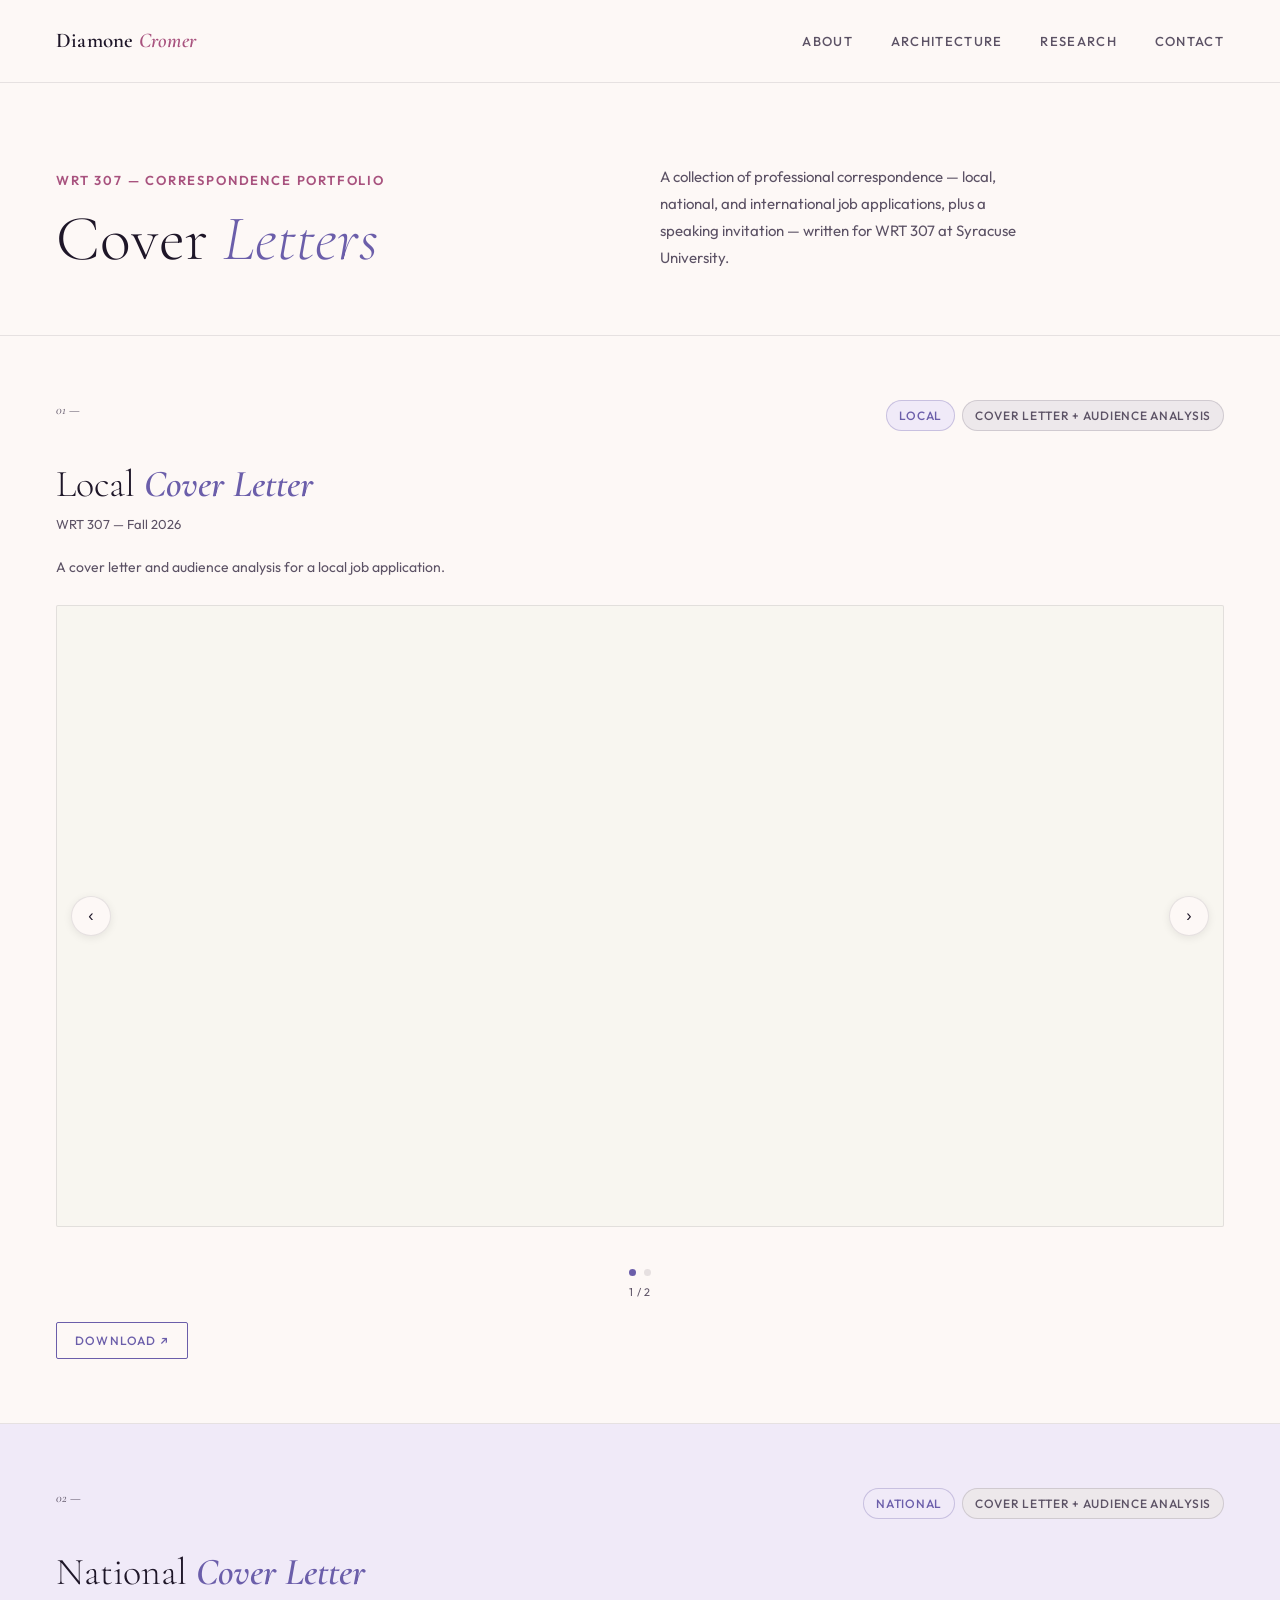
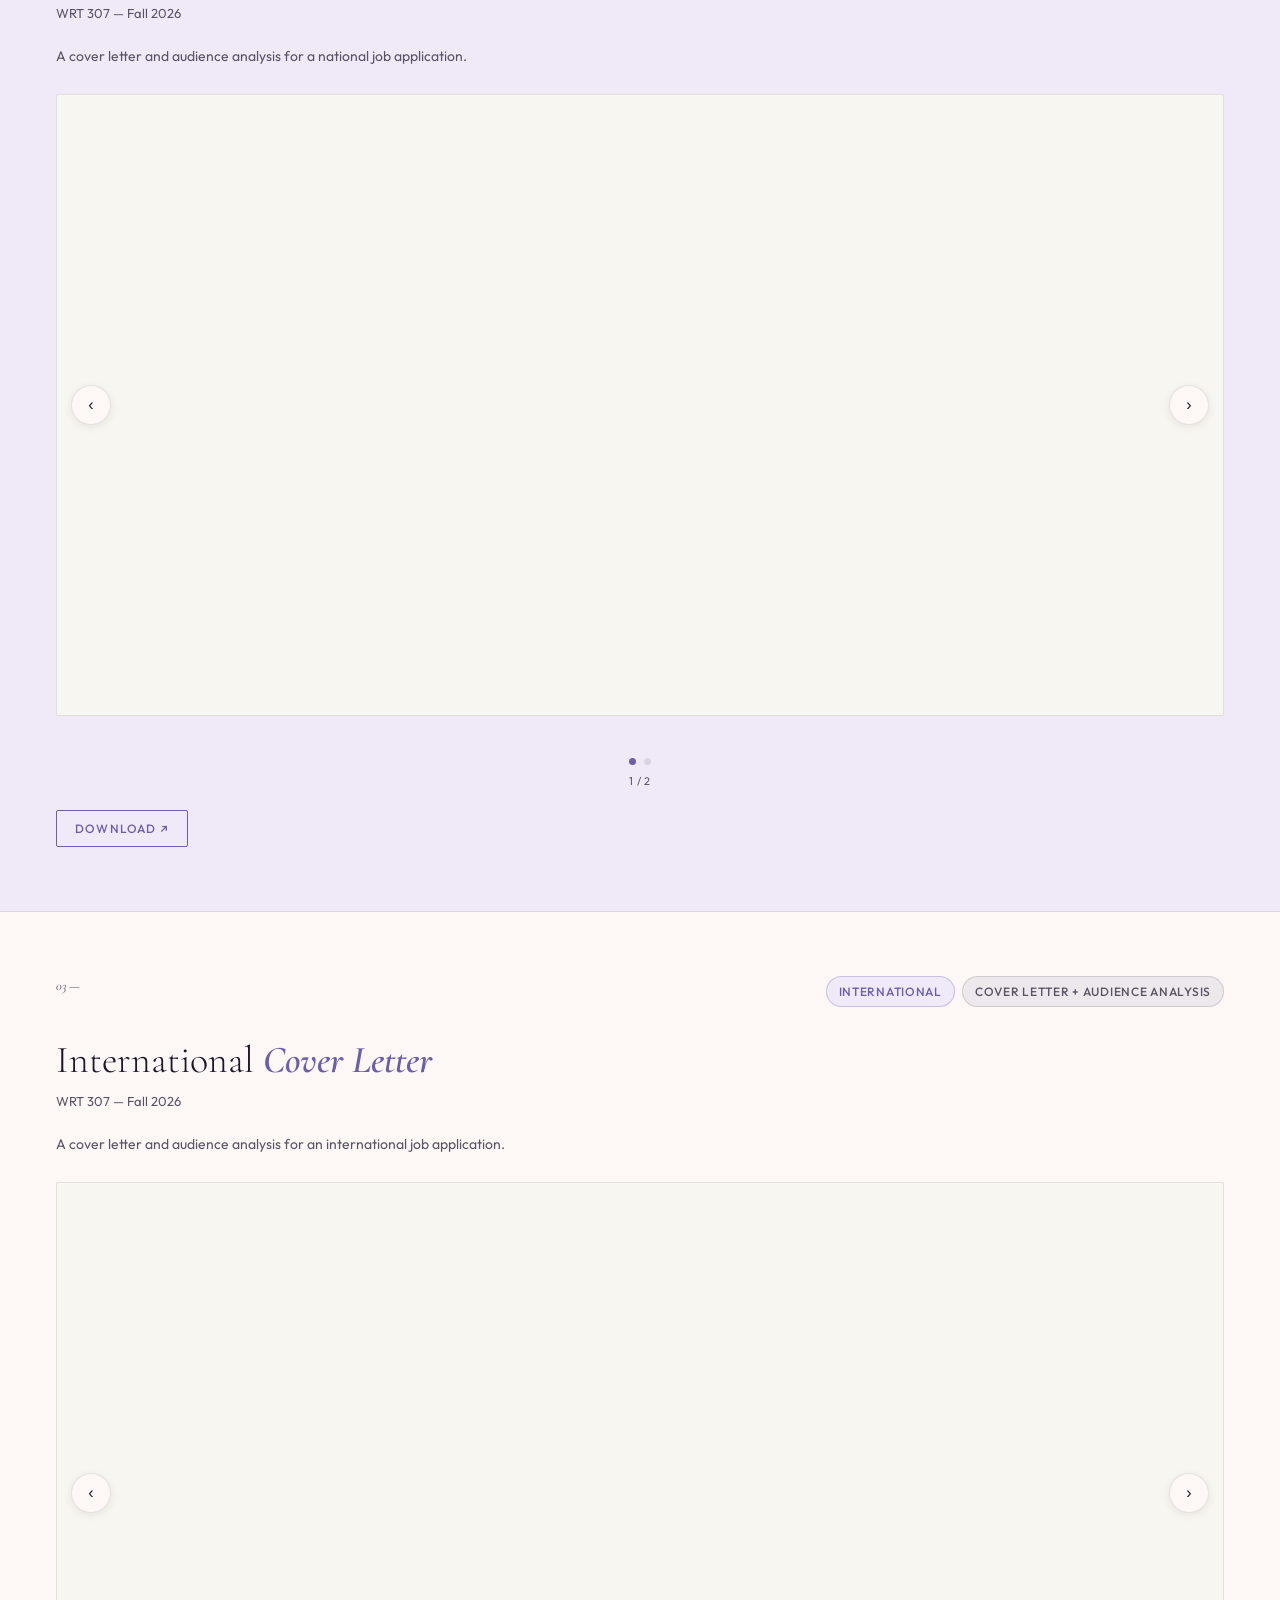
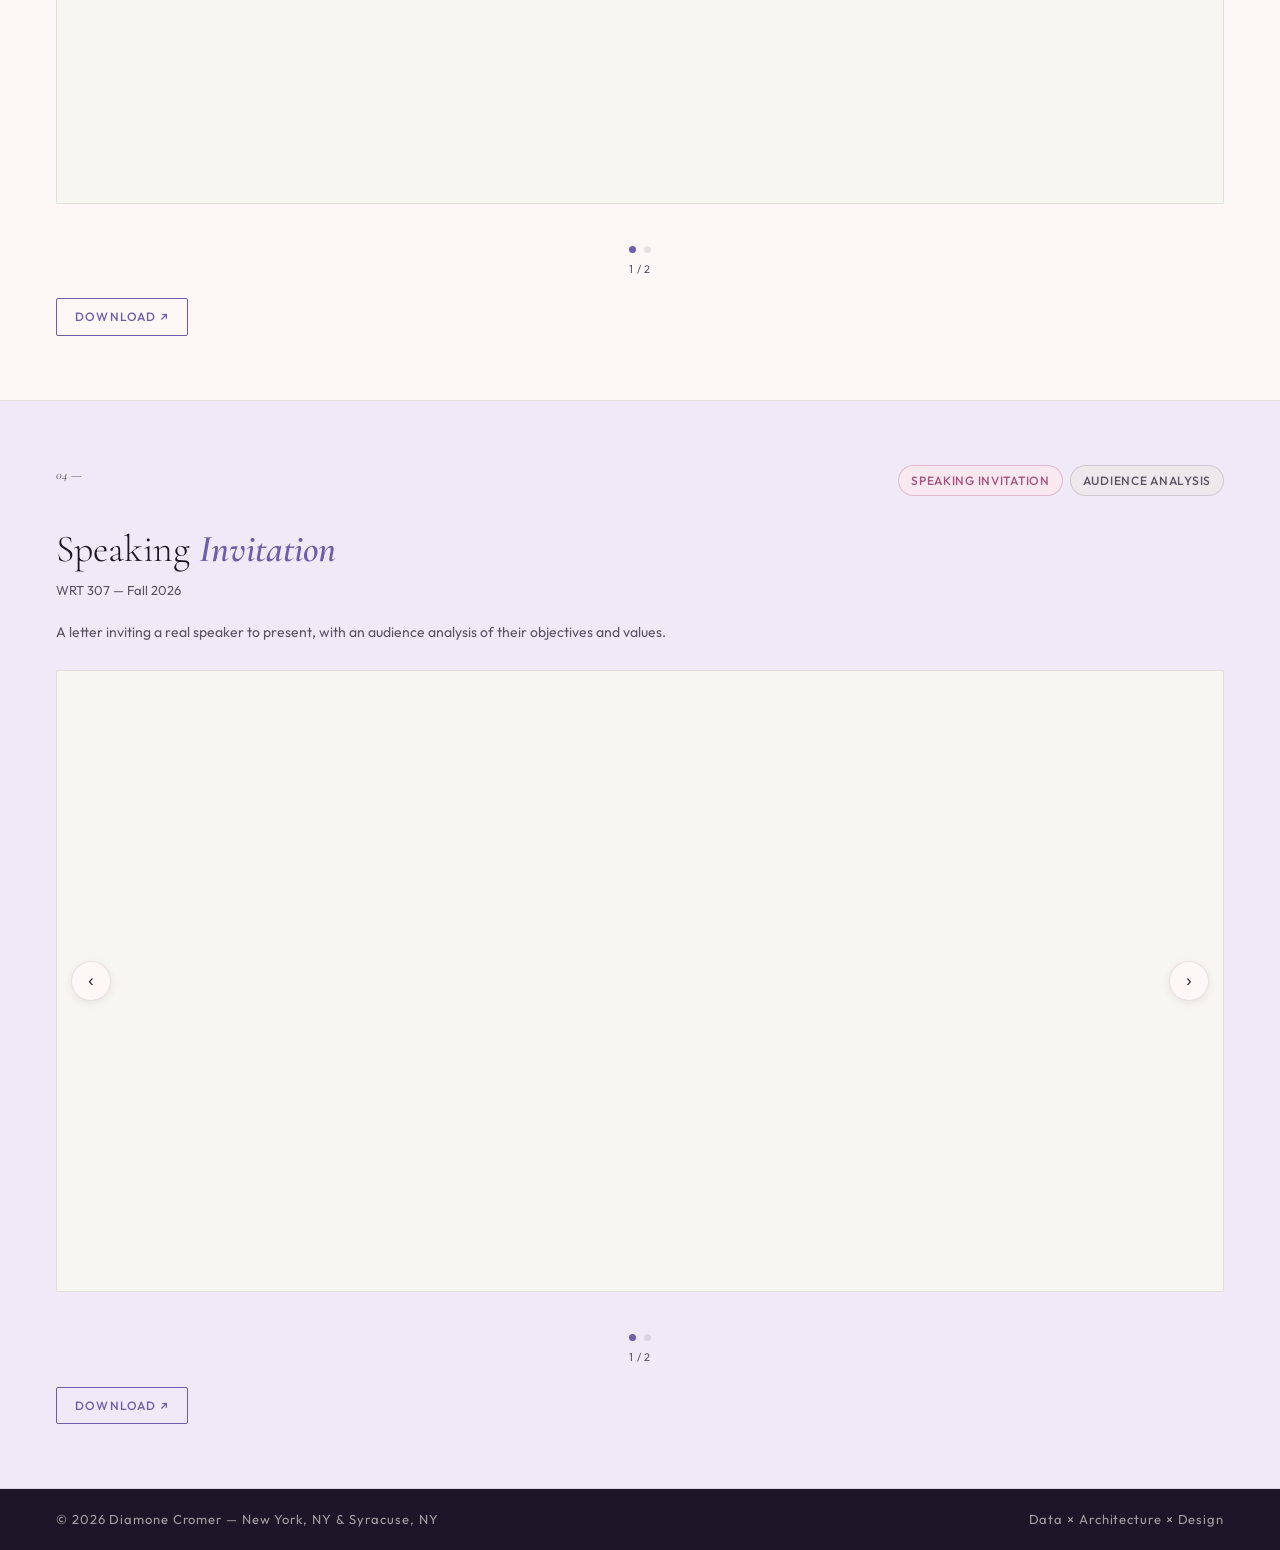
<file: wrt307.html>
<!DOCTYPE html>
<html lang="en">
<head>
  <meta charset="UTF-8">
  <meta name="viewport" content="width=device-width, initial-scale=1.0">
  <title>WRT 307 — Diamone Cromer</title>
  <link rel="preconnect" href="https://fonts.googleapis.com">
  <link href="https://fonts.googleapis.com/css2?family=Cormorant+Garamond:ital,wght@0,300;0,600;1,300;1,600&family=Outfit:wght@300;400;500&display=swap" rel="stylesheet">
  <link rel="stylesheet" href="styles.css">
  <style>
    .page-header {
      padding: 80px 56px 64px;
      border-bottom: 1px solid var(--border);
      display: grid;
      grid-template-columns: 1fr 1fr;
      gap: 40px;
      align-items: end;
    }
    .page-eyebrow {
      font-size: 13px;
      letter-spacing: 0.14em;
      text-transform: uppercase;
      color: var(--rose);
      font-weight: 600;
      margin-bottom: 16px;
    }
    .page-title {
      font-family: var(--serif);
      font-size: clamp(48px, 5vw, 72px);
      font-weight: 300;
      line-height: 1.0;
      color: var(--ink);
    }
    .page-title em { font-style: italic; color: var(--lav); }
    .page-desc {
      font-size: 15px;
      color: var(--muted);
      line-height: 1.8;
      max-width: 380px;
      align-self: end;
    }
    .project-block {
      border-bottom: 1px solid var(--border);
      padding: 64px 56px;
    }
    .project-block:nth-child(even) { background: var(--lav-bg); }
    .project-meta-row {
      display: flex;
      justify-content: space-between;
      align-items: flex-start;
      margin-bottom: 32px;
      flex-wrap: wrap;
      gap: 16px;
    }
    .project-num {
      font-family: var(--serif);
      font-size: 13px;
      font-style: italic;
      color: var(--muted);
    }
    .project-title {
      font-family: var(--serif);
      font-size: clamp(26px, 3vw, 38px);
      font-weight: 300;
      line-height: 1.15;
      color: var(--ink);
      margin-bottom: 8px;
    }
    .project-title em { font-style: italic; color: var(--lav); font-weight: 600; }
    .project-subtitle {
      font-size: 13px;
      color: var(--muted);
      margin-bottom: 20px;
    }
    .project-desc {
      font-size: 14px;
      color: var(--muted);
      line-height: 1.85;
      max-width: 680px;
      margin-bottom: 24px;
    }
    .pdf-placeholder {
      width: 100%;
      aspect-ratio: 4/3;
      background: var(--rose-bg);
      border: 1.5px dashed rgba(168,82,126,0.25);
      display: flex;
      flex-direction: column;
      align-items: center;
      justify-content: center;
      gap: 10px;
      margin-bottom: 24px;
    }
    .pdf-placeholder-label {
      font-size: 12px;
      letter-spacing: 0.1em;
      text-transform: uppercase;
      color: var(--rose);
      opacity: 0.5;
    }
    .pdf-swiper {
      position: relative;
      width: 100%;
      margin-bottom: 28px;
      border: 1px solid var(--border);
      background: #f8f6f0;
      overflow: hidden;
      border-radius: 2px;
    }
    .pdf-slides {
      display: flex;
      transition: transform 0.35s ease;
      will-change: transform;
    }
    .pdf-slide { min-width: 100%; }
    .pdf-slide iframe {
      width: 100%;
      height: 620px;
      border: none;
      display: block;
    }
    .swiper-btn {
      position: absolute;
      top: 50%;
      transform: translateY(-50%);
      background: var(--white);
      border: 1px solid var(--border);
      color: var(--ink);
      width: 40px;
      height: 40px;
      border-radius: 50%;
      font-size: 16px;
      cursor: pointer;
      z-index: 10;
      display: flex;
      align-items: center;
      justify-content: center;
      transition: background 0.2s;
      box-shadow: 0 2px 8px rgba(0,0,0,0.08);
    }
    .swiper-btn:hover { background: var(--lav); color: #fff; border-color: var(--lav); }
    .swiper-btn.prev { left: 14px; }
    .swiper-btn.next { right: 14px; }
    .swiper-btn:disabled { opacity: 0.25; cursor: default; }
    .swiper-btn:disabled:hover { background: var(--white); color: var(--ink); border-color: var(--border); }
    .swiper-dots {
      display: flex;
      justify-content: center;
      gap: 8px;
      padding: 14px 0 0;
      flex-wrap: wrap;
    }
    .swiper-dot {
      width: 7px; height: 7px;
      border-radius: 50%;
      background: var(--border);
      border: none; cursor: pointer; padding: 0;
      transition: background 0.2s;
    }
    .swiper-dot.active { background: var(--lav); }
    .swiper-counter {
      text-align: center;
      font-size: 11px;
      color: var(--muted);
      letter-spacing: 0.08em;
      margin-top: 8px;
      margin-bottom: 20px;
    }
    .download-link {
      display: inline-flex;
      align-items: center;
      gap: 8px;
      font-size: 12px;
      letter-spacing: 0.1em;
      text-transform: uppercase;
      color: var(--lav);
      text-decoration: none;
      font-weight: 500;
      border: 1px solid var(--lav);
      padding: 8px 18px;
      border-radius: 2px;
      transition: all 0.2s;
    }
    .download-link:hover { background: var(--lav); color: #fff; }
    @media (max-width: 1024px) {
      .page-header { grid-template-columns: 1fr; padding: 52px 28px; }
      .project-block { padding: 48px 28px; }
      .pdf-slide iframe { height: 420px; }
    }
    @media (max-width: 640px) {
      .project-block { padding: 36px 20px; }
      .pdf-slide iframe { height: 300px; }
    }
  </style>
</head>
<body>

  <nav>
    <div class="logo"><a href="index.html" style="text-decoration:none;color:inherit">Diamone <em>Cromer</em></a></div>
    <ul class="nav-links">
      <li><a href="about.html">About</a></li>
      <li><a href="architecture.html">Architecture</a></li>
      <li><a href="research.html">Research</a></li>
      <li><a href="contact.html">Contact</a></li>
    </ul>
  </nav>

  <div class="page-header">
    <div>
      <div class="page-eyebrow">WRT 307 — Correspondence Portfolio</div>
      <h1 class="page-title">Cover <em>Letters</em></h1>
    </div>
    <p class="page-desc">
      A collection of professional correspondence — local, national, and international job applications, plus a speaking invitation — written for WRT 307 at Syracuse University.
    </p>
  </div>

  <!-- 01 LOCAL -->
  <div class="project-block" id="local">
    <div class="project-meta-row">
      <span class="project-num">01 —</span>
      <div class="chips">
        <span class="chip chip-lav">Local</span>
        <span class="chip chip-neu">Cover Letter + Audience Analysis</span>
      </div>
    </div>
    <div class="project-title">Local <em>Cover Letter</em></div>
    <div class="project-subtitle">WRT 307 — Fall 2026</div>
    <div class="project-desc">A cover letter and audience analysis for a local job application.</div>

    <div class="pdf-swiper" id="swiper-1">
      <div class="pdf-slides" id="slides-1">
        <div class="pdf-slide"><iframe src="LocalLetter.pdf#page=1" title="Local cover letter"></iframe></div>
        <div class="pdf-slide"><iframe src="LocalLetter.pdf#page=2" title="Audience analysis" loading="lazy"></iframe></div>
      </div>
      <button class="swiper-btn prev" onclick="slide('swiper-1',-1)" id="prev-1">‹</button>
      <button class="swiper-btn next" onclick="slide('swiper-1', 1)" id="next-1">›</button>
    </div>
    <div class="swiper-dots" id="dots-1">
      <button class="swiper-dot active" onclick="goTo('swiper-1',0)"></button>
      <button class="swiper-dot" onclick="goTo('swiper-1',1)"></button>
    </div>
    <div class="swiper-counter" id="counter-1">1 / 2</div>
    <a class="download-link" href="LocalLetter.pdf" target="_blank">Download ↗</a>
  </div>

  <!-- 02 NATIONAL -->
  <div class="project-block" id="national">
    <div class="project-meta-row">
      <span class="project-num">02 —</span>
      <div class="chips">
        <span class="chip chip-lav">National</span>
        <span class="chip chip-neu">Cover Letter + Audience Analysis</span>
      </div>
    </div>
    <div class="project-title">National <em>Cover Letter</em></div>
    <div class="project-subtitle">WRT 307 — Fall 2026</div>
    <div class="project-desc">A cover letter and audience analysis for a national job application.</div>

    <div class="pdf-swiper" id="swiper-2">
      <div class="pdf-slides" id="slides-2">
        <div class="pdf-slide"><iframe src="NationalCoverLetter.pdf#page=1" title="National cover letter"></iframe></div>
        <div class="pdf-slide"><iframe src="NationalCoverLetter.pdf#page=2" title="Audience analysis" loading="lazy"></iframe></div>
      </div>
      <button class="swiper-btn prev" onclick="slide('swiper-2',-1)" id="prev-2">‹</button>
      <button class="swiper-btn next" onclick="slide('swiper-2', 1)" id="next-2">›</button>
    </div>
    <div class="swiper-dots" id="dots-2">
      <button class="swiper-dot active" onclick="goTo('swiper-2',0)"></button>
      <button class="swiper-dot" onclick="goTo('swiper-2',1)"></button>
    </div>
    <div class="swiper-counter" id="counter-2">1 / 2</div>
    <a class="download-link" href="NationalCoverLetter.pdf" target="_blank">Download ↗</a>
  </div>

  <!-- 03 INTERNATIONAL -->
  <div class="project-block" id="international">
    <div class="project-meta-row">
      <span class="project-num">03 —</span>
      <div class="chips">
        <span class="chip chip-lav">International</span>
        <span class="chip chip-neu">Cover Letter + Audience Analysis</span>
      </div>
    </div>
    <div class="project-title">International <em>Cover Letter</em></div>
    <div class="project-subtitle">WRT 307 — Fall 2026</div>
    <div class="project-desc">A cover letter and audience analysis for an international job application.</div>

    <div class="pdf-swiper" id="swiper-3">
      <div class="pdf-slides" id="slides-3">
        <div class="pdf-slide"><iframe src="InternationalCoverLetter.pdf#page=1" title="International cover letter"></iframe></div>
        <div class="pdf-slide"><iframe src="InternationalCoverLetter.pdf#page=2" title="Audience analysis" loading="lazy"></iframe></div>
      </div>
      <button class="swiper-btn prev" onclick="slide('swiper-3',-1)" id="prev-3">‹</button>
      <button class="swiper-btn next" onclick="slide('swiper-3', 1)" id="next-3">›</button>
    </div>
    <div class="swiper-dots" id="dots-3">
      <button class="swiper-dot active" onclick="goTo('swiper-3',0)"></button>
      <button class="swiper-dot" onclick="goTo('swiper-3',1)"></button>
    </div>
    <div class="swiper-counter" id="counter-3">1 / 2</div>
    <a class="download-link" href="InternationalCoverLetter.pdf" target="_blank">Download ↗</a>
  </div>

  <!-- 04 SPEAKING INVITATION -->
  <div class="project-block" id="speaking">
    <div class="project-meta-row">
      <span class="project-num">04 —</span>
      <div class="chips">
        <span class="chip chip-rose">Speaking Invitation</span>
        <span class="chip chip-neu">Audience Analysis</span>
      </div>
    </div>
    <div class="project-title">Speaking <em>Invitation</em></div>
    <div class="project-subtitle">WRT 307 — Fall 2026</div>
    <div class="project-desc">A letter inviting a real speaker to present, with an audience analysis of their objectives and values.</div>

    <div class="pdf-swiper" id="swiper-4">
      <div class="pdf-slides" id="slides-4">
        <div class="pdf-slide"><iframe src="SpeakingInvitation.pdf#page=1" title="Speaking invitation"></iframe></div>
        <div class="pdf-slide"><iframe src="SpeakingInvitation.pdf#page=2" title="Audience analysis" loading="lazy"></iframe></div>
      </div>
      <button class="swiper-btn prev" onclick="slide('swiper-4',-1)" id="prev-4">‹</button>
      <button class="swiper-btn next" onclick="slide('swiper-4', 1)" id="next-4">›</button>
    </div>
    <div class="swiper-dots" id="dots-4">
      <button class="swiper-dot active" onclick="goTo('swiper-4',0)"></button>
      <button class="swiper-dot" onclick="goTo('swiper-4',1)"></button>
    </div>
    <div class="swiper-counter" id="counter-4">1 / 2</div>
    <a class="download-link" href="SpeakingInvitation.pdf" target="_blank">Download ↗</a>
  </div>

  <footer>
    <span>© 2026 Diamone Cromer — New York, NY & Syracuse, NY</span>
    <span>Data × Architecture × Design</span>
  </footer>

  <script>
    const state = {};
    function update(id) {
      const num = id.split('-')[1];
      const slides = document.querySelectorAll(`#slides-${num} .pdf-slide`);
      const total = slides.length;
      const cur = state[id] || 0;
      document.getElementById(`slides-${num}`).style.transform = `translateX(-${cur * 100}%)`;
      document.querySelectorAll(`#dots-${num} .swiper-dot`).forEach((d,i) => d.classList.toggle('active', i === cur));
      document.getElementById(`counter-${num}`).textContent = `${cur + 1} / ${total}`;
      document.getElementById(`prev-${num}`).disabled = cur === 0;
      document.getElementById(`next-${num}`).disabled = cur === total - 1;
    }
    function slide(id, dir) {
      const num = id.split('-')[1];
      const total = document.querySelectorAll(`#slides-${num} .pdf-slide`).length;
      state[id] = Math.max(0, Math.min((state[id] || 0) + dir, total - 1));
      update(id);
    }
    function goTo(id, index) { state[id] = index; update(id); }
    document.querySelectorAll('.pdf-swiper').forEach(swiper => {
      let startX = 0;
      const id = swiper.id;
      swiper.addEventListener('touchstart', e => { startX = e.touches[0].clientX; }, { passive: true });
      swiper.addEventListener('touchend', e => {
        const diff = startX - e.changedTouches[0].clientX;
        if (Math.abs(diff) > 40) slide(id, diff > 0 ? 1 : -1);
      });
    });
  </script>

</body>
</html>
</file>
<file: styles.css>
/* ============================================
   DIAMONE CROMER — PORTFOLIO STYLES
   Edit colors in :root to change the whole site
   ============================================ */

*, *::before, *::after { box-sizing: border-box; margin: 0; padding: 0; }

/* ── COLOR & FONT VARIABLES ── */
:root {
  --white:   #fdf8f6;    /* page background */
  --rose-bg: #f9e8ef;    /* light rose surface */
  --lav-bg:  #f0eaf8;    /* light lavender surface */
  --rose:    #a8527e;    /* primary accent — darkened for contrast */
  --lav:     #6b5eaa;    /* secondary accent — darkened for contrast */
  --ink:     #1e1628;    /* all text — slightly deeper */
  --muted:   #5c5265;    /* secondary text — darkened from #9a8fa0 */
  --border:  rgba(30,22,40,0.1);
  --serif:   'Cormorant Garamond', Georgia, serif;
  --sans:    'Outfit', sans-serif;
}

html { scroll-behavior: smooth; }

body {
  background: var(--white);
  color: var(--ink);
  font-family: var(--sans);
  font-size: 16px;
  line-height: 1.6;
  overflow-x: hidden;
}

/* ── NAV ── */
nav {
  display: flex;
  justify-content: space-between;
  align-items: center;
  padding: 24px 56px;
  border-bottom: 1px solid var(--border);
  position: sticky;
  top: 0;
  background: var(--white);
  z-index: 50;
}

.logo {
  font-family: var(--serif);
  font-size: 21px;
  font-weight: 600;
  color: var(--ink);
  letter-spacing: 0.01em;
}

.logo em {
  font-style: italic;
  color: var(--rose);
}

.nav-links {
  display: flex;
  gap: 38px;
  list-style: none;
}

.nav-links a {
  font-size: 13px;
  font-weight: 500;
  letter-spacing: 0.1em;
  text-transform: uppercase;
  color: var(--muted);
  text-decoration: none;
  transition: color 0.2s;
}

.nav-links a:hover { color: var(--ink); }

/* ── HERO ── */
.hero {
  display: grid;
  grid-template-columns: 1.1fr 0.9fr;
  min-height: 91vh;
  border-bottom: 1px solid var(--border);
}

.hero-l {
  padding: 76px 56px;
  display: flex;
  flex-direction: column;
  justify-content: space-between;
  border-right: 1px solid var(--border);
}

.hero-eyebrow {
  display: flex;
  align-items: center;
  gap: 10px;
  font-size: 13px;
  letter-spacing: 0.1em;
  text-transform: uppercase;
  color: var(--muted);
  margin-bottom: 36px;
}

.eyebrow-dot {
  width: 7px;
  height: 7px;
  border-radius: 50%;
  background: var(--rose);
  flex-shrink: 0;
}

.hero-h1 {
  font-family: var(--serif);
  font-size: clamp(60px, 6.5vw, 88px);
  line-height: 1.0;
  font-weight: 300;
  letter-spacing: -0.01em;
  margin-bottom: 28px;
}

.hero-h1 .c-rose { color: var(--rose); }
.hero-h1 .c-lav  { color: var(--lav); font-style: italic; }

.hero-sub {
  font-size: 16px;
  font-weight: 400;
  color: var(--muted);
  line-height: 1.8;
  max-width: 380px;
  margin-bottom: 52px;
}

.hero-sub strong { color: var(--ink); font-weight: 600; }

.hero-actions { display: flex; gap: 14px; align-items: center; }

.btn-primary {
  font-family: var(--sans);
  font-size: 13px;
  font-weight: 600;
  letter-spacing: 0.09em;
  text-transform: uppercase;
  padding: 13px 28px;
  background: var(--rose);
  color: #fff;
  border: none;
  cursor: pointer;
  transition: background 0.22s;
  border-radius: 3px;
}
.btn-primary:hover { background: var(--lav); }

.btn-ghost {
  font-family: var(--sans);
  font-size: 13px;
  font-weight: 500;
  letter-spacing: 0.09em;
  text-transform: uppercase;
  padding: 13px 28px;
  background: transparent;
  color: var(--lav);
  border: 2px solid var(--lav);
  cursor: pointer;
  transition: all 0.22s;
  border-radius: 3px;
}
.btn-ghost:hover { background: var(--lav-bg); }

.hero-stats {
  display: flex;
  gap: 44px;
  padding-top: 52px;
  border-top: 1px solid var(--border);
  margin-top: 52px;
}

.stat-num {
  font-family: var(--serif);
  font-size: 40px;
  font-weight: 600;
  line-height: 1;
  margin-bottom: 5px;
  color: var(--ink);
}
.stat-num sup { font-size: 18px; color: var(--rose); }

.stat-label {
  font-size: 13px;
  color: var(--muted);
  letter-spacing: 0.05em;
}

/* ── HERO RIGHT ── */
.hero-r {
  display: flex;
  flex-direction: column;
  background: var(--rose-bg);
  overflow: hidden;
}

.hero-visual { flex: 1; position: relative; overflow: hidden; }

.hero-svg { width: 100%; height: 100%; display: block; }

.hero-r-foot {
  padding: 22px 36px;
  border-top: 1px solid rgba(168,82,126,0.2);
  background: rgba(249,232,239,0.8);
  display: flex;
  justify-content: space-between;
  align-items: center;
}

.feat-label {
  font-size: 12px;
  letter-spacing: 0.14em;
  text-transform: uppercase;
  color: var(--rose);
  margin-bottom: 3px;
  font-weight: 500;
}

.feat-title {
  font-family: var(--serif);
  font-size: 16px;
  font-style: italic;
  color: var(--ink);
}

.feat-tag {
  font-size: 12px;
  letter-spacing: 0.1em;
  text-transform: uppercase;
  padding: 6px 14px;
  border: 2px solid var(--lav);
  color: var(--lav);
  border-radius: 2px;
  font-weight: 500;
}

/* ── WORKS ── */
.works-header {
  display: grid;
  grid-template-columns: 64px 1fr 220px 110px;
  gap: 24px;
  padding: 16px 56px;
  background: var(--lav-bg);
  border-bottom: 1px solid var(--border);
}

.col-h {
  font-size: 12px;
  letter-spacing: 0.14em;
  text-transform: uppercase;
  color: var(--lav);
  font-weight: 600;
}

.work-row {
  display: grid;
  grid-template-columns: 64px 1fr 220px 110px;
  gap: 24px;
  padding: 30px 56px;
  border-bottom: 1px solid var(--border);
  cursor: pointer;
  align-items: center;
  transition: background 0.2s;
}

.work-row:hover { background: var(--rose-bg); }
.work-row:hover .row-num { color: var(--rose); }
.work-row:hover .row-arrow { opacity: 1; transform: translateX(0); }

.row-num {
  font-family: var(--serif);
  font-size: 22px;
  font-style: italic;
  color: #c8b8d0;
  font-weight: 600;
  transition: color 0.2s;
}

.row-title {
  font-family: var(--serif);
  font-size: 28px;
  font-weight: 300;
  line-height: 1.15;
  margin-bottom: 5px;
  color: var(--ink);
}
.row-title em { font-style: italic; font-weight: 600; color: var(--rose); }

.row-desc {
  font-size: 15px;
  color: var(--muted);
  font-weight: 400;
}

.chips { display: flex; gap: 7px; flex-wrap: wrap; }

.chip {
  font-size: 12px;
  letter-spacing: 0.06em;
  text-transform: uppercase;
  padding: 5px 12px;
  border-radius: 20px;
  font-weight: 500;
}

.chip-rose { background: var(--rose-bg); color: var(--rose); border: 1.5px solid rgba(168,82,126,0.3); }
.chip-lav  { background: var(--lav-bg);  color: var(--lav);  border: 1.5px solid rgba(107,94,170,0.3); }
.chip-neu  { background: #ede8eb; color: var(--muted); border: 1.5px solid rgba(92,82,101,0.2); }

.row-right { display: flex; flex-direction: column; align-items: flex-end; gap: 8px; }
.row-year  { font-size: 13px; color: var(--muted); font-weight: 400; }
.row-arrow {
  font-size: 18px;
  color: var(--rose);
  opacity: 0;
  transform: translateX(-6px);
  transition: all 0.2s;
}

/* ── ABOUT ── */
.about-grid {
  display: grid;
  grid-template-columns: 1fr 1fr;
  border-top: 1px solid var(--border);
}

.about-l {
  padding: 76px 56px;
  background: var(--ink);
  color: var(--white);
  border-right: 1px solid rgba(255,255,255,0.07);
}

.about-section-label {
  font-size: 12px;
  letter-spacing: 0.16em;
  text-transform: uppercase;
  margin-bottom: 32px;
  font-weight: 500;
}

.about-l .about-section-label { color: #e8a0be; }

.about-headline {
  font-family: var(--serif);
  font-size: clamp(28px, 3vw, 42px);
  font-weight: 300;
  line-height: 1.3;
  margin-bottom: 28px;
}

.about-headline em { font-style: italic; color: #e8a0be; }

.about-body {
  font-size: 16px;
  font-weight: 300;
  line-height: 1.85;
  color: rgba(253,248,246,0.85);
  max-width: 420px;
}

.about-r {
  padding: 76px 56px;
  background: var(--lav-bg);
  display: grid;
  grid-template-columns: 1fr 1fr;
  gap: 40px;
  align-content: start;
}

.about-r .about-section-label { color: var(--lav); grid-column: 1/-1; margin-bottom: 8px; }

.exp-item { margin-bottom: 24px; }

.exp-title {
  font-family: var(--serif);
  font-size: 16px;
  font-weight: 600;
  margin-bottom: 2px;
  color: var(--ink);
}

.exp-where { font-size: 14px; color: var(--muted); font-weight: 400; }
.exp-when  { font-size: 13px; color: var(--muted); margin-top: 2px; }

/* ── CTA / CONTACT ── */
.cta-bar {
  display: flex;
  justify-content: space-between;
  align-items: center;
  padding: 60px 56px;
  background: var(--rose);
}

.cta-text {
  font-family: var(--serif);
  font-size: clamp(26px, 3.2vw, 44px);
  font-weight: 300;
  font-style: italic;
  color: #fff;
}

.cta-r { display: flex; flex-direction: column; align-items: flex-end; gap: 14px; }

.cta-email {
  font-size: 16px;
  color: rgba(255,255,255,0.85);
  letter-spacing: 0.03em;
}

.cta-btn {
  font-family: var(--sans);
  font-size: 13px;
  font-weight: 600;
  letter-spacing: 0.1em;
  text-transform: uppercase;
  padding: 12px 28px;
  background: var(--white);
  color: var(--rose);
  border: none;
  cursor: pointer;
  border-radius: 3px;
  transition: all 0.2s;
}
.cta-btn:hover { background: var(--ink); color: var(--white); }

/* ── FOOTER ── */
footer {
  display: flex;
  justify-content: space-between;
  padding: 20px 56px;
  background: var(--ink);
  font-size: 13px;
  letter-spacing: 0.07em;
  color: rgba(253,248,246,0.6);
}

/* ── ANIMATIONS ── */
@keyframes fadeUp {
  from { opacity: 0; transform: translateY(18px); }
  to   { opacity: 1; transform: translateY(0); }
}

.hero-eyebrow { animation: fadeUp 0.6s ease both; }
.hero-h1      { animation: fadeUp 0.6s ease 0.1s both; }
.hero-sub     { animation: fadeUp 0.6s ease 0.2s both; }
.hero-actions { animation: fadeUp 0.6s ease 0.3s both; }
.hero-stats   { animation: fadeUp 0.6s ease 0.4s both; }

/* ── RESPONSIVE ── */
@media (max-width: 1024px) {
  nav { padding: 18px 28px; }
  .nav-links { gap: 20px; }
  .hero { grid-template-columns: 1fr; min-height: auto; }
  .hero-l { padding: 52px 28px; border-right: none; border-bottom: 1px solid var(--border); }
  .hero-r { min-height: 60vw; }
  .works-header, .work-row { grid-template-columns: 48px 1fr 160px 80px; padding: 20px 28px; gap: 16px; }
  .about-grid { grid-template-columns: 1fr; }
  .about-l { border-right: none; border-bottom: 1px solid rgba(255,255,255,0.07); padding: 52px 28px; }
  .about-r { padding: 52px 28px; }
  .cta-bar { flex-direction: column; gap: 24px; text-align: center; padding: 48px 28px; }
  .cta-r { align-items: center; }
  footer { flex-direction: column; gap: 8px; padding: 20px 28px; }
}

@media (max-width: 640px) {
   nav { padding: 16px 20px; flex-wrap: wrap; gap: 10px; }
  .nav-links { gap: 14px; flex-wrap: wrap; }
  .nav-links a { font-size: 12px; }
  .hero-l { padding: 40px 20px; }
  .works-header { display: none; }
  .work-row { grid-template-columns: 40px 1fr; padding: 20px; gap: 12px; }
  .row-right, .chips { display: none; }
  .about-l, .about-r { padding: 40px 20px; }
  .about-r { grid-template-columns: 1fr; }
  .cta-bar { padding: 40px 20px; }
  footer { padding: 16px 20px; }
}
</file>
